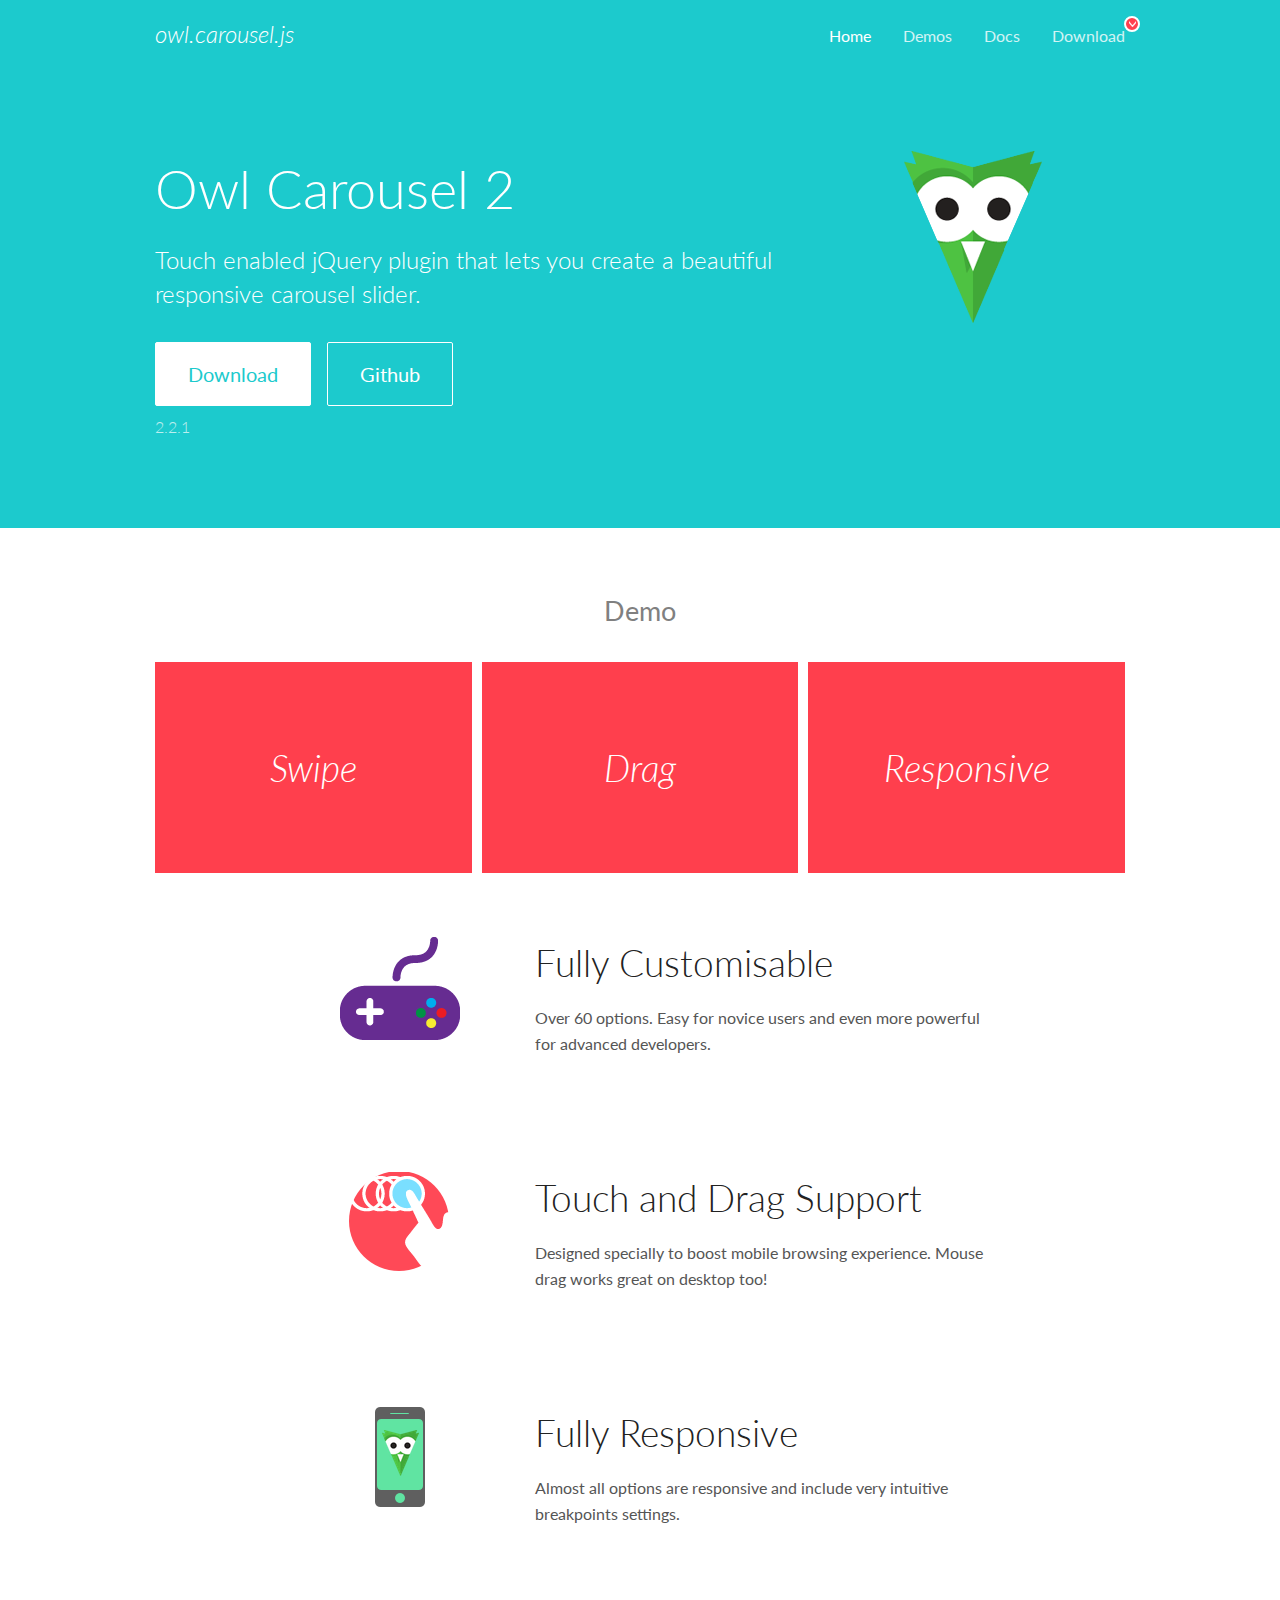
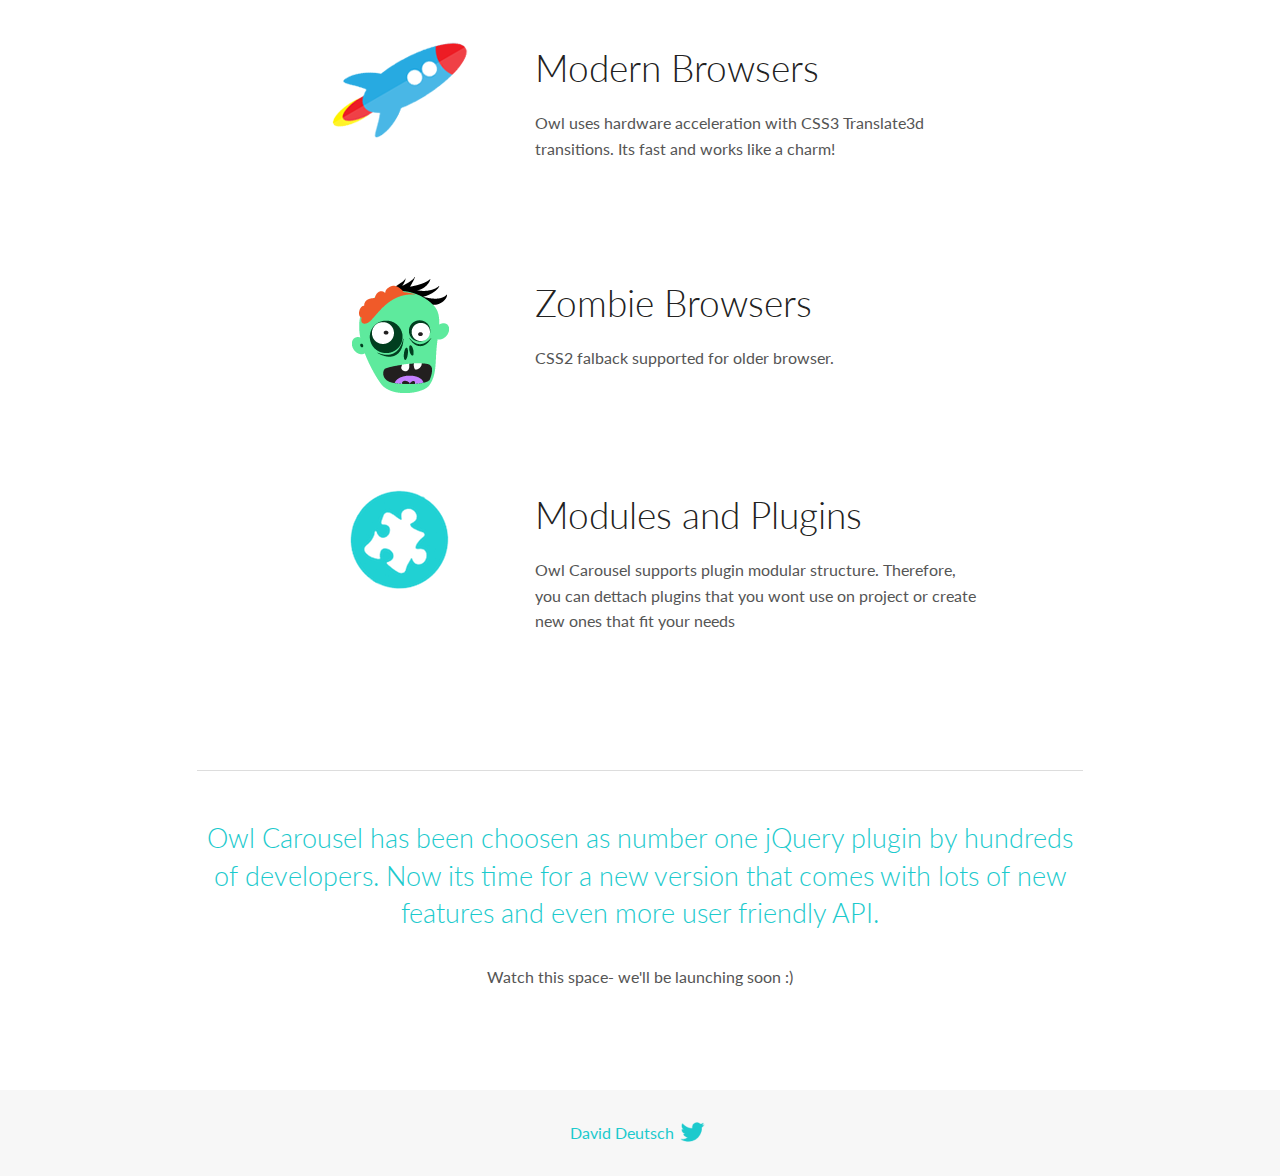
<file: owlcarousel/docs/index.html>
<!DOCTYPE html>
<html lang="en">
  <head>

    <!-- head -->
    <meta charset="utf-8">
    <meta name="msapplication-tap-highlight" content="no" />
    <meta name="viewport" content="width=device-width, initial-scale=1.0" />
    <meta name="description" content="Touch enabled jQuery plugin that lets you create beautiful responsive carousel slider.">
    <meta name="author" content="David Deutsch">
    <title>
      Home | Owl Carousel | 2.2.1
    </title>

    <!-- Stylesheets -->
    <link href='https://fonts.googleapis.com/css?family=Lato:300,400,700,400italic,300italic' rel='stylesheet' type='text/css'>
    <link rel="stylesheet" href="assets/css/docs.theme.min.css">

    <!-- Owl Stylesheets -->
    <link rel="stylesheet" href="assets/owlcarousel/assets/owl.carousel.min.css">
    <link rel="stylesheet" href="assets/owlcarousel/assets/owl.theme.default.min.css">

    <!-- HTML5 shim and Respond.js IE8 support of HTML5 elements and media queries -->

    <!--[if lt IE 9]>
      <script src="https://oss.maxcdn.com/libs/html5shiv/3.7.0/html5shiv.js"></script>
      <script src="https://oss.maxcdn.com/libs/respond.js/1.3.0/respond.min.js"></script>
    <![endif]-->

    <!-- Favicons -->
    <link rel="apple-touch-icon-precomposed" sizes="144x144" href="assets/ico/apple-touch-icon-144-precomposed.png">
    <link rel="shortcut icon" href="assets/ico/favicon.png">
    <link rel="shortcut icon" href="favicon.ico">

    <!-- Yeah i know js should not be in header. Its required for demos.-->

    <!-- javascript -->
    <script src="assets/vendors/jquery.min.js"></script>
    <script src="assets/owlcarousel/owl.carousel.js"></script>
  </head>
  <body>

    <!-- header -->
    <header class="header">
      <div class="row">
        <div class="large-12 columns">
          <div class="brand left">
            <h3>
              <a href="/OwlCarousel2/">owl.carousel.js</a> 
            </h3>
          </div>
          <a id="toggle-nav" class="right">
            <span></span> <span></span> <span></span> 
          </a> 
          <div class="nav-bar">
            <ul class="clearfix">
              <li class="active">
                <a href="/OwlCarousel2/index.html">Home</a> 
              </li>
              <li> <a href="/OwlCarousel2/demos/demos.html">Demos</a>  </li>
              <li> <a href="/OwlCarousel2/docs/started-welcome.html">Docs</a>  </li>
              <li>
                <a href="https://github.com/OwlCarousel2/OwlCarousel2/archive/2.2.1.zip">Download</a> 
                <span class="download"></span> 
              </li>
            </ul>
          </div>
        </div>
      </div>
    </header>

    <!-- home panel -->
    <section id="hero">
      <div class="row">
        <div class="large-8 medium-8 columns">
          <h1>Owl Carousel 2</h1>
          <h4>Touch enabled jQuery plugin that lets you create a beautiful responsive carousel slider.</h4>
          <a href="https://github.com/OwlCarousel2/OwlCarousel2/archive/2.2.1.zip" class="hero-button">Download</a> 
          <a href="https://github.com/OwlCarousel2/OwlCarousel2" class="hero-button outline">Github</a> 
          <p>2.2.1</p>
        </div>
        <div class="large-4 medium-4 columns">
          <img class="owl-logo" src="assets/img/owl-logo.png" alt="mr. Owl">
        </div>
      </div>
    </section>

    <!-- body -->
    <div class="home-demo">
      <div class="row">
        <div class="large-12 columns">
          <h3>Demo</h3>
          <div class="owl-carousel">
            <div class="item">
              <h2>Swipe</h2>
            </div>
            <div class="item">
              <h2>Drag</h2>
            </div>
            <div class="item">
              <h2>Responsive</h2>
            </div>
            <div class="item">
              <h2>CSS3</h2>
            </div>
            <div class="item">
              <h2>Fast</h2>
            </div>
            <div class="item">
              <h2>Easy</h2>
            </div>
            <div class="item">
              <h2>Free</h2>
            </div>
            <div class="item">
              <h2>Upgradable</h2>
            </div>
            <div class="item">
              <h2>Tons of options</h2>
            </div>
            <div class="item">
              <h2>Infinity</h2>
            </div>
            <div class="item">
              <h2>Auto Width</h2>
            </div>
          </div>
        </div>
      </div>
    </div>
    <script>
      var owl = $('.owl-carousel');
      owl.owlCarousel({
        margin: 10,
        loop: true,
        responsive: {
          0: {
            items: 1
          },
          600: {
            items: 2
          },
          1000: {
            items: 3
          }
        }
      })
    </script>

    <!-- features -->
    <div id="features">
      <div class="row">
        <div class="small-12 medium-9 small-centered columns">
          <section class="row feature">
            <div class="medium-4 small-12 columns">
              <img src="assets/img/feature-options.png" alt="">
            </div>
            <div class="medium-8 small-12 columns">
              <h2>Fully Customisable</h2>
              <p>Over 60 options. Easy for novice users and even more powerful for advanced developers.</p>
            </div>
          </section>
          <section class="row feature">
            <div class="medium-4 small-12 columns">
              <img src="assets/img/feature-drag.png" alt="">
            </div>
            <div class="medium-8 small-12 columns">
              <h2>Touch and Drag Support</h2>
              <p>Designed specially to boost mobile browsing experience. Mouse drag works great on desktop too!</p>
            </div>
          </section>
          <section class="row feature">
            <div class="medium-4 small-12 columns">
              <img src="assets/img/feature-responsive.png" alt="">
            </div>
            <div class="medium-8 small-12 columns">
              <h2>Fully Responsive</h2>
              <p>Almost all options are responsive and include very intuitive breakpoints settings.</p>
            </div>
          </section>
          <section class="row feature">
            <div class="medium-4 small-12 columns">
              <img src="assets/img/feature-modern.png" alt="">
            </div>
            <div class="medium-8 small-12 columns">
              <h2>Modern Browsers</h2>
              <p>Owl uses hardware acceleration with CSS3 Translate3d transitions. Its fast and works like a charm! </p>
            </div>
          </section>
          <section class="row feature">
            <div class="medium-4 small-12 columns">
              <img src="assets/img/feature-zombie.png" alt="">
            </div>
            <div class="medium-8 small-12 columns">
              <h2>Zombie Browsers</h2>
              <p>CSS2 falback supported for older browser.</p>
            </div>
          </section>
          <section class="row feature">
            <div class="medium-4 small-12 columns">
              <img src="assets/img/feature-module.png" alt="">
            </div>
            <div class="medium-8 small-12 columns">
              <h2>Modules and Plugins</h2>
              <p>Owl Carousel supports plugin modular structure. Therefore, you can dettach plugins that you wont use on project or create new ones that fit your needs</p>
            </div>
          </section>
        </div>
      </div>
    </div>

    <!-- footer -->
    <section id="teaser-text">
      <div class="row">
        <div class="small-12 medium-11 small-centered columns">
          <hr>
          <h3 id="owl-carousel-has-been-choosen-as-number-one-jquery-plugin-by-hundreds-of-developers-now-its-time-for-a-new-version-that-comes-with-lots-of-new-features-and-even-more-user-friendly-api-">Owl Carousel has been choosen as number one jQuery plugin by hundreds of developers. Now its time for a new version that comes with lots of new features and even more user friendly API.</h3>
          <p>Watch this space- we&#39;ll be launching soon :)</p>
        </div>
      </div>
    </section>

    <!-- footer -->
    <footer class="footer">
      <div class="row">
        <div class="large-12 columns">
          <h5>
            <a href="/OwlCarousel2/docs/support-contact.html">David Deutsch</a> 
            <a id="custom-tweet-button" href="https://twitter.com/share?url=https://github.com/OwlCarousel2/OwlCarousel2&text=Owl Carousel - This is so awesome! " target="_blank"></a> 
          </h5>
        </div>
      </div>
    </footer>

    <!-- vendors -->
    <script src="assets/vendors/highlight.js"></script>
    <script src="assets/js/app.js"></script>
  </body>
</html>
</file>
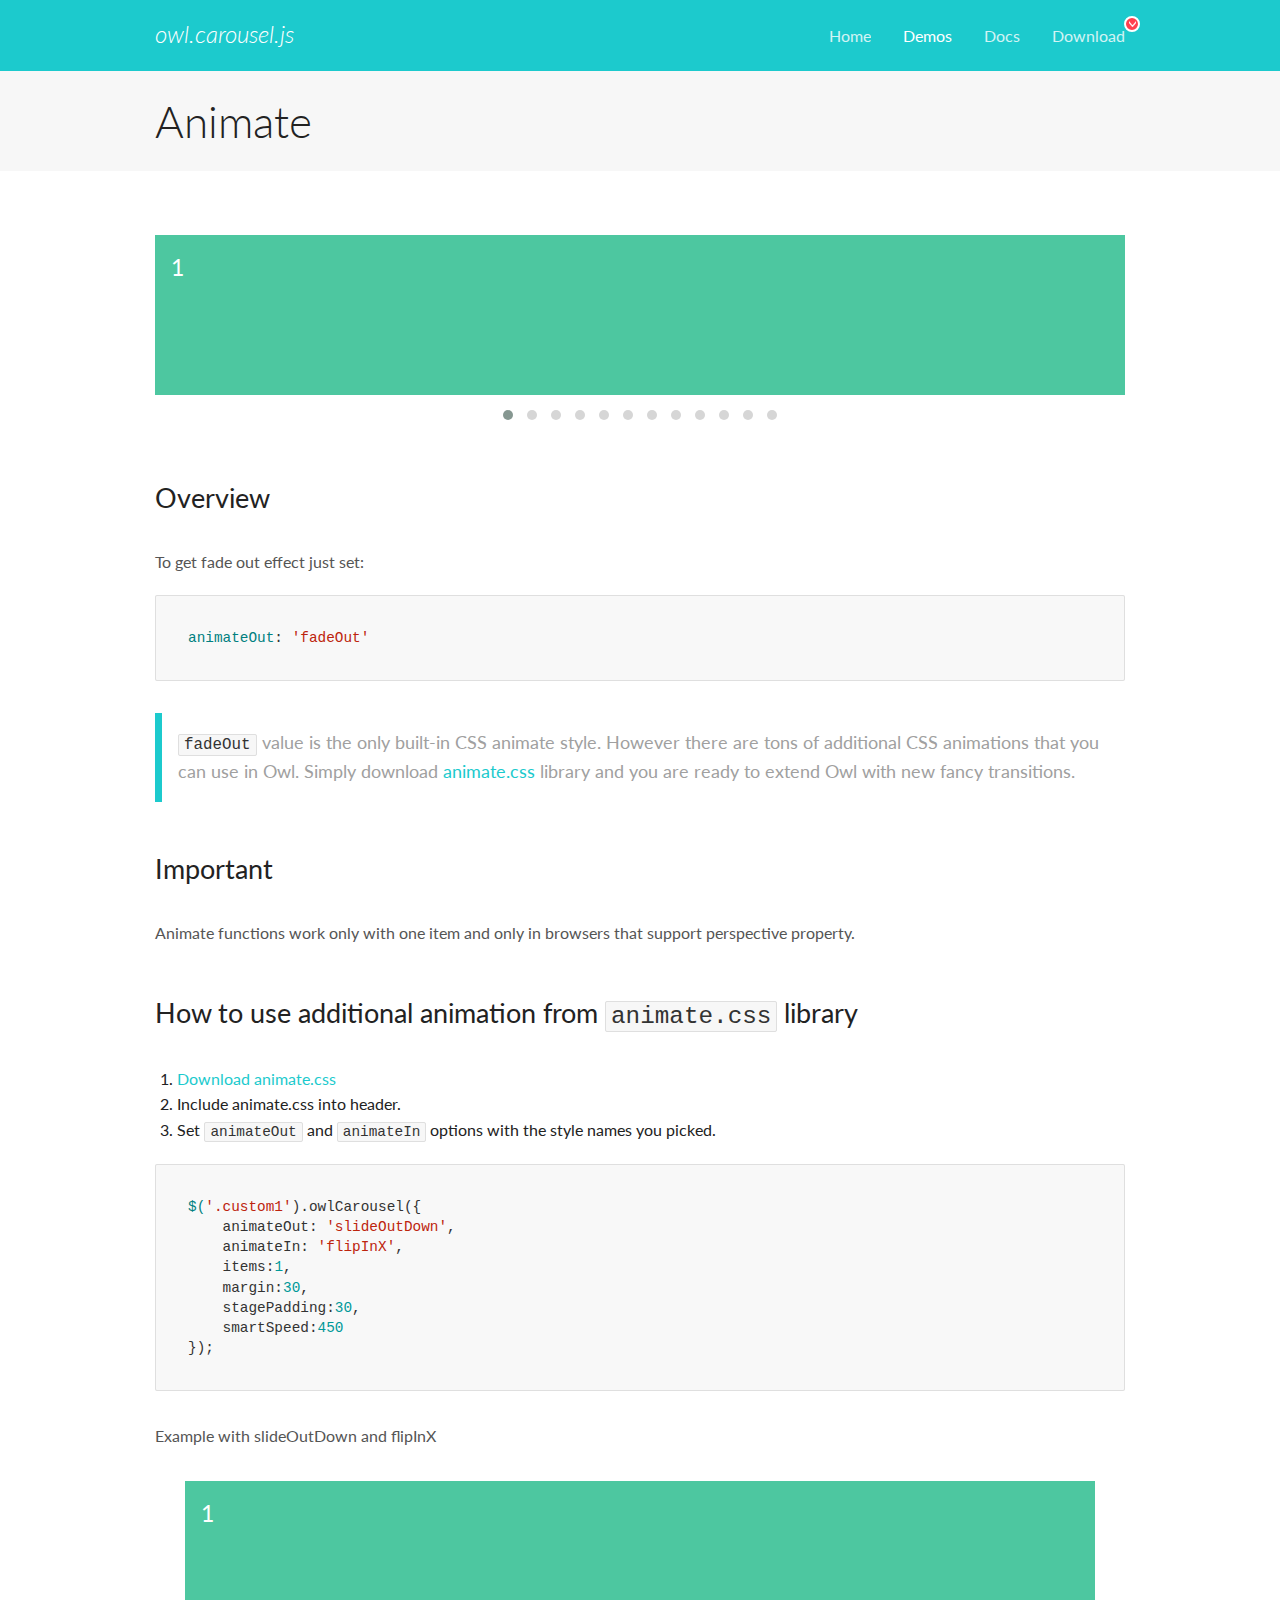
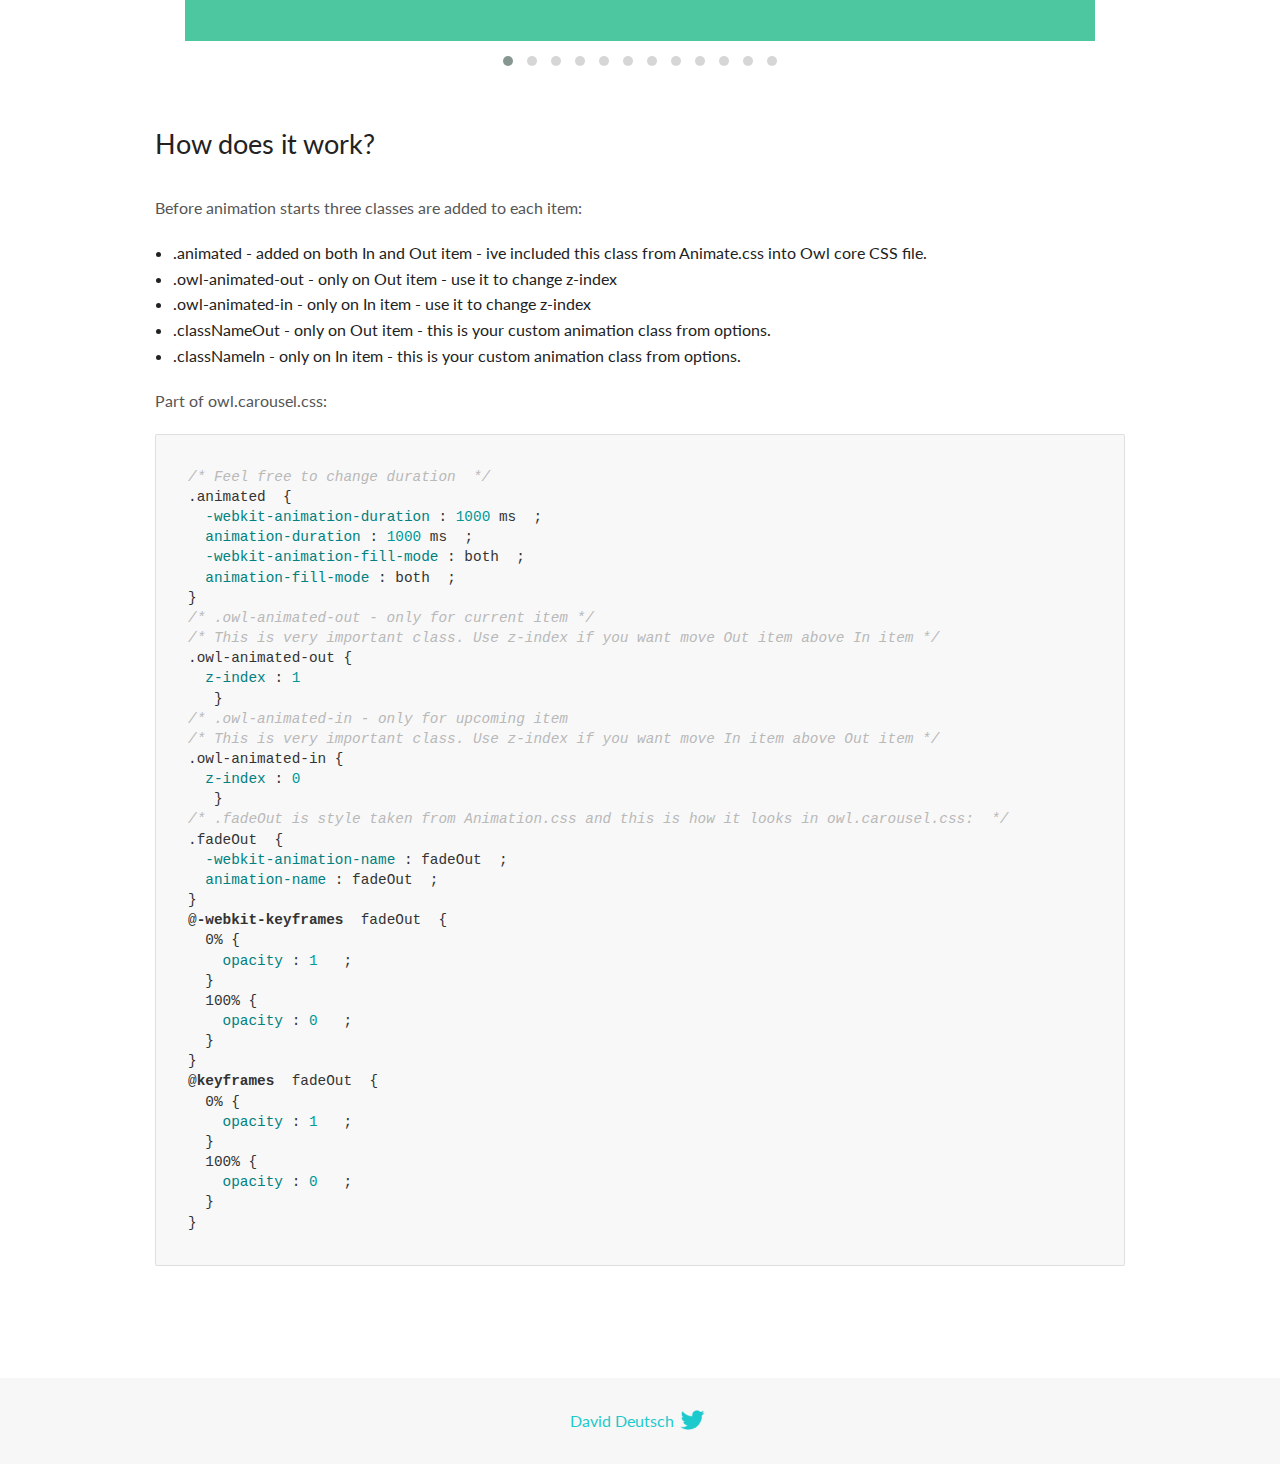
<file: owlcarousel/docs/demos/animate.html>
<!DOCTYPE html>
<html lang="en">
  <head>

    <!-- head -->
    <meta charset="utf-8">
    <meta name="msapplication-tap-highlight" content="no" />
    <meta name="viewport" content="width=device-width, initial-scale=1.0" />
    <meta name="description" content="Animate carousel">
    <meta name="author" content="David Deutsch">
    <title>
      Animate Demo | Owl Carousel | 2.2.1
    </title>

    <!-- Stylesheets -->
    <link href='https://fonts.googleapis.com/css?family=Lato:300,400,700,400italic,300italic' rel='stylesheet' type='text/css'>
    <link rel="stylesheet" href="../assets/css/docs.theme.min.css">

    <!-- Owl Stylesheets -->
    <link rel="stylesheet" href="../assets/owlcarousel/assets/owl.carousel.min.css">
    <link rel="stylesheet" href="../assets/owlcarousel/assets/owl.theme.default.min.css">

    <!-- HTML5 shim and Respond.js IE8 support of HTML5 elements and media queries -->

    <!--[if lt IE 9]>
      <script src="https://oss.maxcdn.com/libs/html5shiv/3.7.0/html5shiv.js"></script>
      <script src="https://oss.maxcdn.com/libs/respond.js/1.3.0/respond.min.js"></script>
    <![endif]-->

    <!-- Favicons -->
    <link rel="apple-touch-icon-precomposed" sizes="144x144" href="../assets/ico/apple-touch-icon-144-precomposed.png">
    <link rel="shortcut icon" href="../assets/ico/favicon.png">
    <link rel="shortcut icon" href="favicon.ico">

    <!-- Yeah i know js should not be in header. Its required for demos.-->

    <!-- javascript -->
    <script src="../assets/vendors/jquery.min.js"></script>
    <script src="../assets/owlcarousel/owl.carousel.js"></script>
  </head>
  <body>

    <!-- header -->
    <header class="header">
      <div class="row">
        <div class="large-12 columns">
          <div class="brand left">
            <h3>
              <a href="/OwlCarousel2/">owl.carousel.js</a> 
            </h3>
          </div>
          <a id="toggle-nav" class="right">
            <span></span> <span></span> <span></span> 
          </a> 
          <div class="nav-bar">
            <ul class="clearfix">
              <li> <a href="/OwlCarousel2/index.html">Home</a>  </li>
              <li class="active">
                <a href="/OwlCarousel2/demos/demos.html">Demos</a> 
              </li>
              <li> <a href="/OwlCarousel2/docs/started-welcome.html">Docs</a>  </li>
              <li>
                <a href="https://github.com/OwlCarousel2/OwlCarousel2/archive/2.2.1.zip">Download</a> 
                <span class="download"></span> 
              </li>
            </ul>
          </div>
        </div>
      </div>
    </header>

    <!-- title -->
    <section class="title">
      <div class="row">
        <div class="large-12 columns">
          <h1>Animate</h1>
        </div>
      </div>
    </section>

    <!--  Demos -->
    <section id="demos">
      <div class="row">
        <div class="large-12 columns">
          <div class="fadeOut owl-carousel owl-theme">
            <div class="item">
              <h4>1</h4>
            </div>
            <div class="item">
              <h4>2</h4>
            </div>
            <div class="item">
              <h4>3</h4>
            </div>
            <div class="item">
              <h4>4</h4>
            </div>
            <div class="item">
              <h4>5</h4>
            </div>
            <div class="item">
              <h4>6</h4>
            </div>
            <div class="item">
              <h4>7</h4>
            </div>
            <div class="item">
              <h4>8</h4>
            </div>
            <div class="item">
              <h4>9</h4>
            </div>
            <div class="item">
              <h4>10</h4>
            </div>
            <div class="item">
              <h4>11</h4>
            </div>
            <div class="item">
              <h4>12</h4>
            </div>
          </div>
          <h3 id="overview">Overview</h3>
          <p>To get fade out effect just set:</p>
          <pre><code>animateOut: &#39;fadeOut&#39;</code></pre>
          <blockquote>
            <p><code>fadeOut</code> value is the only built-in CSS animate style. However there are tons of additional CSS animations that you can use in Owl. Simply download
              <a href="https://daneden.github.io/animate.css/">animate.css</a>  library and you are ready to extend Owl with new fancy transitions.</p>
          </blockquote>
          <h3 id="important">Important</h3>
          <p>Animate functions work only with one item and only in browsers that support perspective property.</p>
          <h3 id="how-to-use-additional-animation-from-animate-css-library">How to use additional animation from <code>animate.css</code> library</h3>
          <ol>
            <li> <a href="https://daneden.github.io/animate.css/">Download animate.css</a>  </li>
            <li>Include animate.css into header.</li>
            <li>Set <code>animateOut</code> and <code>animateIn</code> options with the style names you picked.</li>
          </ol>
          <pre><code>$(&#39;.custom1&#39;).owlCarousel({
    animateOut: &#39;slideOutDown&#39;,
    animateIn: &#39;flipInX&#39;,
    items:1,
    margin:30,
    stagePadding:30,
    smartSpeed:450
});</code></pre>
          <p>Example with slideOutDown and flipInX</p>
          <div class="custom1 owl-carousel owl-theme">
            <div class="item">
              <h4>1</h4>
            </div>
            <div class="item">
              <h4>2</h4>
            </div>
            <div class="item">
              <h4>3</h4>
            </div>
            <div class="item">
              <h4>4</h4>
            </div>
            <div class="item">
              <h4>5</h4>
            </div>
            <div class="item">
              <h4>6</h4>
            </div>
            <div class="item">
              <h4>7</h4>
            </div>
            <div class="item">
              <h4>8</h4>
            </div>
            <div class="item">
              <h4>9</h4>
            </div>
            <div class="item">
              <h4>10</h4>
            </div>
            <div class="item">
              <h4>11</h4>
            </div>
            <div class="item">
              <h4>12</h4>
            </div>
          </div>
          <h3 id="how-does-it-work-">How does it work?</h3>
          <p>Before animation starts three classes are added to each item:</p>
          <ul>
            <li>.animated - added on both In and Out item - ive included this class from Animate.css into Owl core CSS file.</li>
            <li>.owl-animated-out - only on Out item - use it to change z-index</li>
            <li>.owl-animated-in - only on In item - use it to change z-index</li>
            <li>.classNameOut - only on Out item - this is your custom animation class from options.</li>
            <li>.classNameIn - only on In item - this is your custom animation class from options.</li>
          </ul>
          <p>Part of owl.carousel.css:</p>
          <pre><code class="language-css"><span class="comment">/* Feel free to change duration  */</span> 
<span class="class">.animated</span>  <span class="rules">{
  <span class="rule"><span class="attribute">-webkit-animation-duration</span> :<span class="value"> <span class="number">1000</span> ms</span> </span> ;
  <span class="rule"><span class="attribute">animation-duration</span> :<span class="value"> <span class="number">1000</span> ms</span> </span> ;
  <span class="rule"><span class="attribute">-webkit-animation-fill-mode</span> :<span class="value"> both</span> </span> ;
  <span class="rule"><span class="attribute">animation-fill-mode</span> :<span class="value"> both</span> </span> ;
<span class="rule">}</span> </span> 
<span class="comment">/* .owl-animated-out - only for current item */</span> 
<span class="comment">/* This is very important class. Use z-index if you want move Out item above In item */</span> 
<span class="class">.owl-animated-out</span> <span class="rules">{
  <span class="rule"><span class="attribute">z-index</span> :<span class="value"> <span class="number">1</span> 
</span> </span> </span> }
<span class="comment">/* .owl-animated-in - only for upcoming item
/* This is very important class. Use z-index if you want move In item above Out item */</span> 
<span class="class">.owl-animated-in</span> <span class="rules">{
  <span class="rule"><span class="attribute">z-index</span> :<span class="value"> <span class="number">0</span> 
</span> </span> </span> }
<span class="comment">/* .fadeOut is style taken from Animation.css and this is how it looks in owl.carousel.css:  */</span> 
<span class="class">.fadeOut</span>  <span class="rules">{
  <span class="rule"><span class="attribute">-webkit-animation-name</span> :<span class="value"> fadeOut</span> </span> ;
  <span class="rule"><span class="attribute">animation-name</span> :<span class="value"> fadeOut</span> </span> ;
<span class="rule">}</span> </span> 
<span class="at_rule">@<span class="keyword">-webkit-keyframes</span>  fadeOut </span> {
  0% <span class="rules">{
    <span class="rule"><span class="attribute">opacity</span> :<span class="value"> <span class="number">1</span> </span> </span> ;
  <span class="rule">}</span> </span> 
  100% <span class="rules">{
    <span class="rule"><span class="attribute">opacity</span> :<span class="value"> <span class="number">0</span> </span> </span> ;
  <span class="rule">}</span> </span> 
}
<span class="at_rule">@<span class="keyword">keyframes</span>  fadeOut </span> {
  0% <span class="rules">{
    <span class="rule"><span class="attribute">opacity</span> :<span class="value"> <span class="number">1</span> </span> </span> ;
  <span class="rule">}</span> </span> 
  100% <span class="rules">{
    <span class="rule"><span class="attribute">opacity</span> :<span class="value"> <span class="number">0</span> </span> </span> ;
  <span class="rule">}</span> </span> 
}</code></pre>
          <link rel="stylesheet" href="../assets/css/animate.css">
          <script>
            jQuery(document).ready(function($) {
              $('.fadeOut').owlCarousel({
                items: 1,
                animateOut: 'fadeOut',
                loop: true,
                margin: 10,
              });
              $('.custom1').owlCarousel({
                animateOut: 'slideOutDown',
                animateIn: 'flipInX',
                items: 1,
                margin: 30,
                stagePadding: 30,
                smartSpeed: 450
              });
            });
          </script>
        </div>
      </div>
    </section>

    <!-- footer -->
    <footer class="footer">
      <div class="row">
        <div class="large-12 columns">
          <h5>
            <a href="/OwlCarousel2/docs/support-contact.html">David Deutsch</a> 
            <a id="custom-tweet-button" href="https://twitter.com/share?url=https://github.com/OwlCarousel2/OwlCarousel2&text=Owl Carousel - This is so awesome! " target="_blank"></a> 
          </h5>
        </div>
      </div>
    </footer>

    <!-- vendors -->
    <script src="../assets/vendors/highlight.js"></script>
    <script src="../assets/js/app.js"></script>
  </body>
</html>
</file>
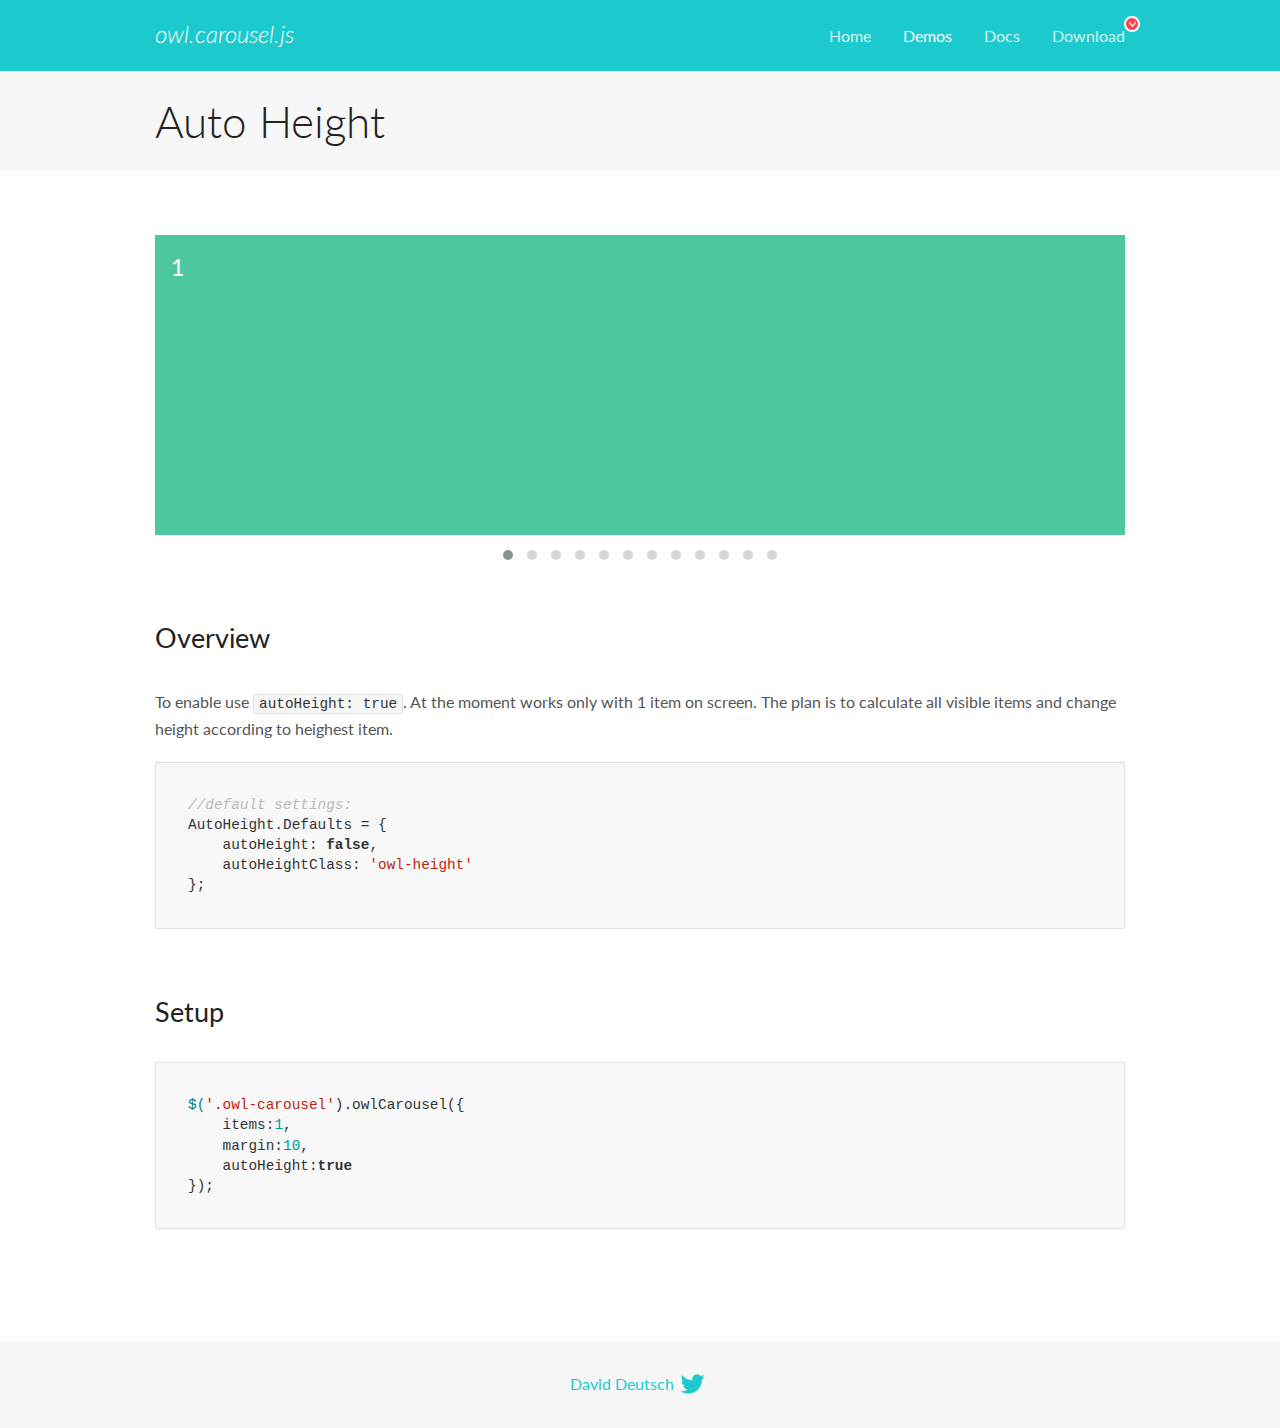
<file: owlcarousel/docs/demos/autoheight.html>
<!DOCTYPE html>
<html lang="en">
  <head>

    <!-- head -->
    <meta charset="utf-8">
    <meta name="msapplication-tap-highlight" content="no" />
    <meta name="viewport" content="width=device-width, initial-scale=1.0" />
    <meta name="description" content="autoHeight usage demo">
    <meta name="author" content="David Deutsch">
    <title>
      Auto Height Demo | Owl Carousel | 2.2.1
    </title>

    <!-- Stylesheets -->
    <link href='https://fonts.googleapis.com/css?family=Lato:300,400,700,400italic,300italic' rel='stylesheet' type='text/css'>
    <link rel="stylesheet" href="../assets/css/docs.theme.min.css">

    <!-- Owl Stylesheets -->
    <link rel="stylesheet" href="../assets/owlcarousel/assets/owl.carousel.min.css">
    <link rel="stylesheet" href="../assets/owlcarousel/assets/owl.theme.default.min.css">

    <!-- HTML5 shim and Respond.js IE8 support of HTML5 elements and media queries -->

    <!--[if lt IE 9]>
      <script src="https://oss.maxcdn.com/libs/html5shiv/3.7.0/html5shiv.js"></script>
      <script src="https://oss.maxcdn.com/libs/respond.js/1.3.0/respond.min.js"></script>
    <![endif]-->

    <!-- Favicons -->
    <link rel="apple-touch-icon-precomposed" sizes="144x144" href="../assets/ico/apple-touch-icon-144-precomposed.png">
    <link rel="shortcut icon" href="../assets/ico/favicon.png">
    <link rel="shortcut icon" href="favicon.ico">

    <!-- Yeah i know js should not be in header. Its required for demos.-->

    <!-- javascript -->
    <script src="../assets/vendors/jquery.min.js"></script>
    <script src="../assets/owlcarousel/owl.carousel.js"></script>
  </head>
  <body>

    <!-- header -->
    <header class="header">
      <div class="row">
        <div class="large-12 columns">
          <div class="brand left">
            <h3>
              <a href="/OwlCarousel2/">owl.carousel.js</a> 
            </h3>
          </div>
          <a id="toggle-nav" class="right">
            <span></span> <span></span> <span></span> 
          </a> 
          <div class="nav-bar">
            <ul class="clearfix">
              <li> <a href="/OwlCarousel2/index.html">Home</a>  </li>
              <li class="active">
                <a href="/OwlCarousel2/demos/demos.html">Demos</a> 
              </li>
              <li> <a href="/OwlCarousel2/docs/started-welcome.html">Docs</a>  </li>
              <li>
                <a href="https://github.com/OwlCarousel2/OwlCarousel2/archive/2.2.1.zip">Download</a> 
                <span class="download"></span> 
              </li>
            </ul>
          </div>
        </div>
      </div>
    </header>

    <!-- title -->
    <section class="title">
      <div class="row">
        <div class="large-12 columns">
          <h1>Auto Height</h1>
        </div>
      </div>
    </section>

    <!--  Demos -->
    <section id="demos">
      <div class="row">
        <div class="large-12 columns">
          <div class="owl-carousel owl-theme">
            <div class="item" style="height:300px">
              <h4>1</h4>
            </div>
            <div class="item" style="height:100px">
              <h4>2</h4>
            </div>
            <div class="item" style="height:500px">
              <h4>3</h4>
            </div>
            <div class="item" style="height:250px">
              <h4>4</h4>
            </div>
            <div class="item" style="height:400px">
              <h4>5</h4>
            </div>
            <div class="item" style="height:500px">
              <h4>6</h4>
            </div>
            <div class="item" style="height:600px">
              <h4>7</h4>
            </div>
            <div class="item" style="height:400px">
              <h4>8</h4>
            </div>
            <div class="item" style="height:300px">
              <h4>9</h4>
            </div>
            <div class="item" style="height:350px">
              <h4>10</h4>
            </div>
            <div class="item" style="height:200px">
              <h4>11</h4>
            </div>
            <div class="item" style="height:150px">
              <h4>12</h4>
            </div>
          </div>
          <h3 id="overview">Overview</h3>
          <p>To enable use <code>autoHeight: true</code>. At the moment works only with 1 item on screen. The plan is to calculate all visible items and change height according to heighest item.</p>
          <pre><code>//default settings:
AutoHeight.Defaults = {
    autoHeight: false,
    autoHeightClass: &#39;owl-height&#39;
};</code></pre>
          <h3 id="setup">Setup</h3>
          <pre><code>$(&#39;.owl-carousel&#39;).owlCarousel({
    items:1,
    margin:10,
    autoHeight:true
});</code></pre>
          <script>
            $(document).ready(function() {
              $('.owl-carousel').owlCarousel({
                items: 1,
                margin: 10,
                autoHeight: true
              });
            })
          </script>
        </div>
      </div>
    </section>

    <!-- footer -->
    <footer class="footer">
      <div class="row">
        <div class="large-12 columns">
          <h5>
            <a href="/OwlCarousel2/docs/support-contact.html">David Deutsch</a> 
            <a id="custom-tweet-button" href="https://twitter.com/share?url=https://github.com/OwlCarousel2/OwlCarousel2&text=Owl Carousel - This is so awesome! " target="_blank"></a> 
          </h5>
        </div>
      </div>
    </footer>

    <!-- vendors -->
    <script src="../assets/vendors/highlight.js"></script>
    <script src="../assets/js/app.js"></script>
  </body>
</html>
</file>
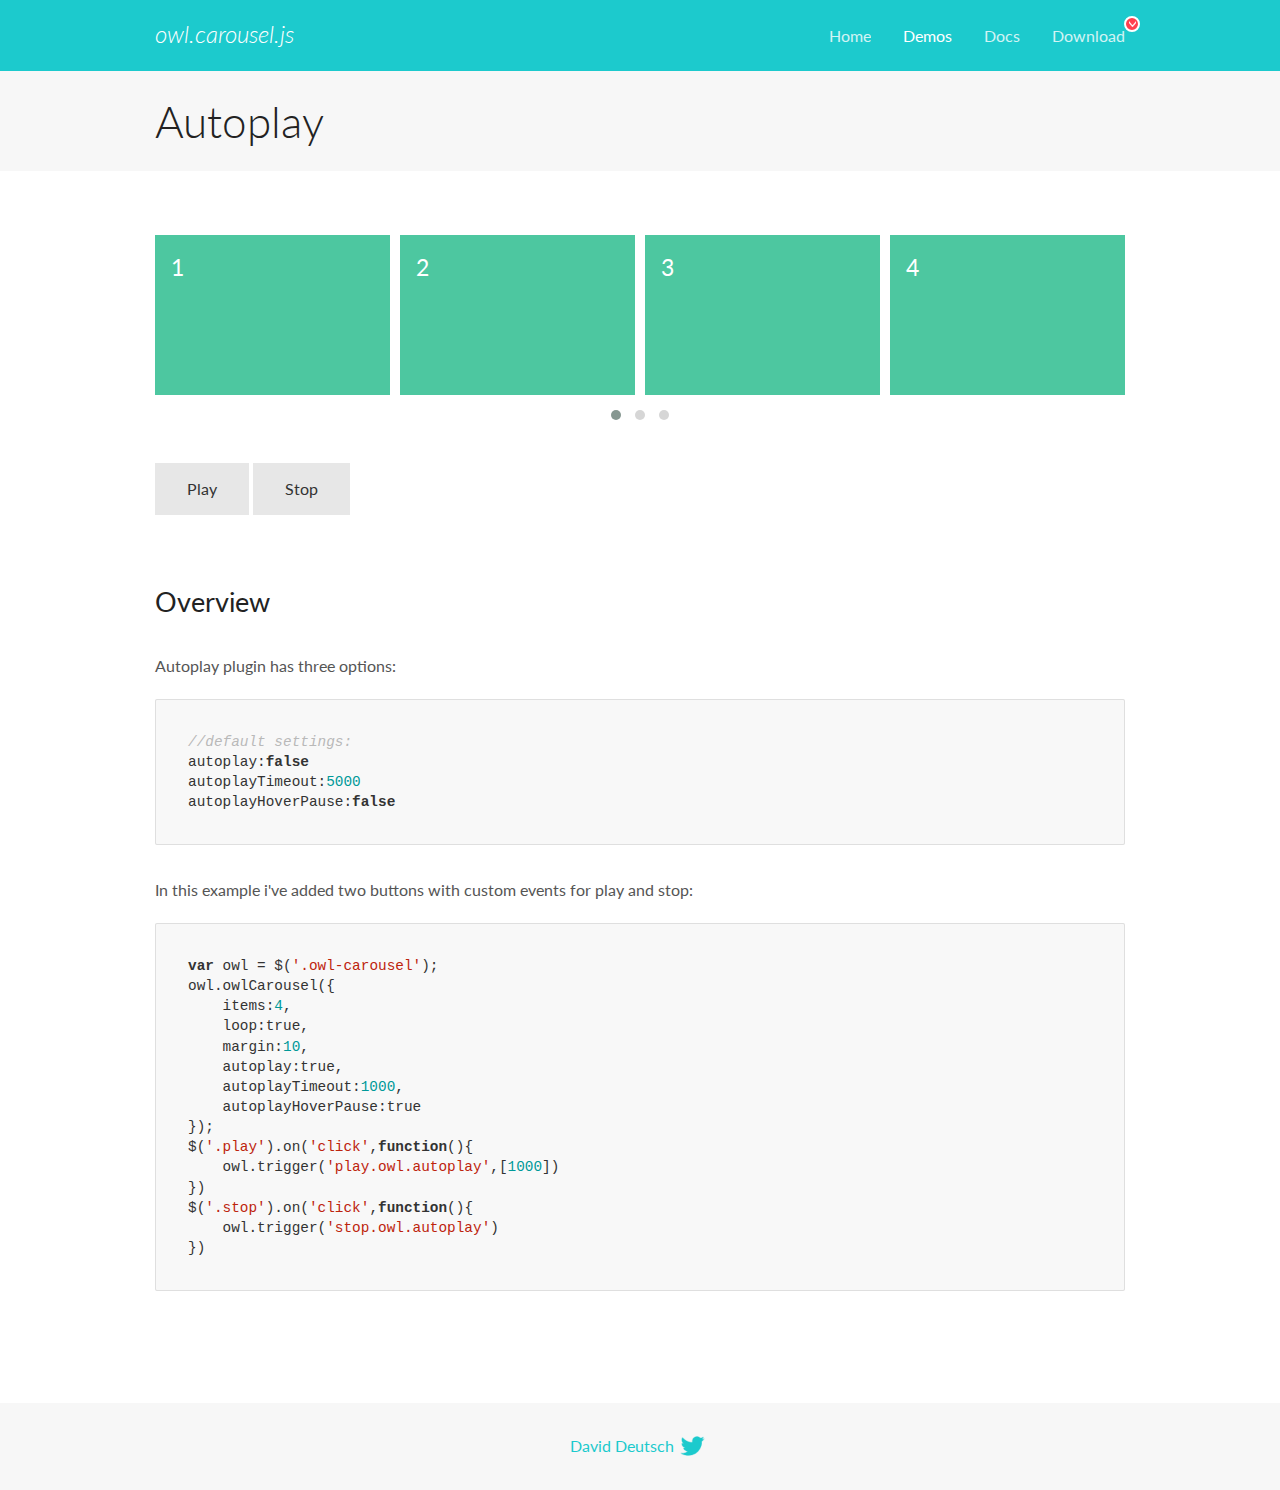
<file: owlcarousel/docs/demos/autoplay.html>
<!DOCTYPE html>
<html lang="en">
  <head>

    <!-- head -->
    <meta charset="utf-8">
    <meta name="msapplication-tap-highlight" content="no" />
    <meta name="viewport" content="width=device-width, initial-scale=1.0" />
    <meta name="description" content="Autoplay usage demo">
    <meta name="author" content="David Deutsch">
    <title>
      Autoplay Demo | Owl Carousel | 2.2.1
    </title>

    <!-- Stylesheets -->
    <link href='https://fonts.googleapis.com/css?family=Lato:300,400,700,400italic,300italic' rel='stylesheet' type='text/css'>
    <link rel="stylesheet" href="../assets/css/docs.theme.min.css">

    <!-- Owl Stylesheets -->
    <link rel="stylesheet" href="../assets/owlcarousel/assets/owl.carousel.min.css">
    <link rel="stylesheet" href="../assets/owlcarousel/assets/owl.theme.default.min.css">

    <!-- HTML5 shim and Respond.js IE8 support of HTML5 elements and media queries -->

    <!--[if lt IE 9]>
      <script src="https://oss.maxcdn.com/libs/html5shiv/3.7.0/html5shiv.js"></script>
      <script src="https://oss.maxcdn.com/libs/respond.js/1.3.0/respond.min.js"></script>
    <![endif]-->

    <!-- Favicons -->
    <link rel="apple-touch-icon-precomposed" sizes="144x144" href="../assets/ico/apple-touch-icon-144-precomposed.png">
    <link rel="shortcut icon" href="../assets/ico/favicon.png">
    <link rel="shortcut icon" href="favicon.ico">

    <!-- Yeah i know js should not be in header. Its required for demos.-->

    <!-- javascript -->
    <script src="../assets/vendors/jquery.min.js"></script>
    <script src="../assets/owlcarousel/owl.carousel.js"></script>
  </head>
  <body>

    <!-- header -->
    <header class="header">
      <div class="row">
        <div class="large-12 columns">
          <div class="brand left">
            <h3>
              <a href="/OwlCarousel2/">owl.carousel.js</a> 
            </h3>
          </div>
          <a id="toggle-nav" class="right">
            <span></span> <span></span> <span></span> 
          </a> 
          <div class="nav-bar">
            <ul class="clearfix">
              <li> <a href="/OwlCarousel2/index.html">Home</a>  </li>
              <li class="active">
                <a href="/OwlCarousel2/demos/demos.html">Demos</a> 
              </li>
              <li> <a href="/OwlCarousel2/docs/started-welcome.html">Docs</a>  </li>
              <li>
                <a href="https://github.com/OwlCarousel2/OwlCarousel2/archive/2.2.1.zip">Download</a> 
                <span class="download"></span> 
              </li>
            </ul>
          </div>
        </div>
      </div>
    </header>

    <!-- title -->
    <section class="title">
      <div class="row">
        <div class="large-12 columns">
          <h1>Autoplay</h1>
        </div>
      </div>
    </section>

    <!--  Demos -->
    <section id="demos">
      <div class="row">
        <div class="large-12 columns">
          <div class="owl-carousel owl-theme">
            <div class="item">
              <h4>1</h4>
            </div>
            <div class="item">
              <h4>2</h4>
            </div>
            <div class="item">
              <h4>3</h4>
            </div>
            <div class="item">
              <h4>4</h4>
            </div>
            <div class="item">
              <h4>5</h4>
            </div>
            <div class="item">
              <h4>6</h4>
            </div>
            <div class="item">
              <h4>7</h4>
            </div>
            <div class="item">
              <h4>8</h4>
            </div>
            <div class="item">
              <h4>9</h4>
            </div>
            <div class="item">
              <h4>10</h4>
            </div>
            <div class="item">
              <h4>11</h4>
            </div>
            <div class="item">
              <h4>12</h4>
            </div>
          </div>
          <a class="button secondary play">Play</a> 
          <a class="button secondary stop">Stop</a> 
          <h3 id="overview">Overview</h3>
          <p>Autoplay plugin has three options:</p>
          <pre><code>//default settings:
autoplay:false
autoplayTimeout:5000
autoplayHoverPause:false</code></pre>
          <p>In this example i&#39;ve added two buttons with custom events for play and stop:</p>
          <pre><code>var owl = $(&#39;.owl-carousel&#39;);
owl.owlCarousel({
    items:4,
    loop:true,
    margin:10,
    autoplay:true,
    autoplayTimeout:1000,
    autoplayHoverPause:true
});
$(&#39;.play&#39;).on(&#39;click&#39;,function(){
    owl.trigger(&#39;play.owl.autoplay&#39;,[1000])
})
$(&#39;.stop&#39;).on(&#39;click&#39;,function(){
    owl.trigger(&#39;stop.owl.autoplay&#39;)
})</code></pre>
          <script>
            $(document).ready(function() {
              var owl = $('.owl-carousel');
              owl.owlCarousel({
                items: 4,
                loop: true,
                margin: 10,
                autoplay: true,
                autoplayTimeout: 1000,
                autoplayHoverPause: true
              });
              $('.play').on('click', function() {
                owl.trigger('play.owl.autoplay', [1000])
              })
              $('.stop').on('click', function() {
                owl.trigger('stop.owl.autoplay')
              })
            })
          </script>
        </div>
      </div>
    </section>

    <!-- footer -->
    <footer class="footer">
      <div class="row">
        <div class="large-12 columns">
          <h5>
            <a href="/OwlCarousel2/docs/support-contact.html">David Deutsch</a> 
            <a id="custom-tweet-button" href="https://twitter.com/share?url=https://github.com/OwlCarousel2/OwlCarousel2&text=Owl Carousel - This is so awesome! " target="_blank"></a> 
          </h5>
        </div>
      </div>
    </footer>

    <!-- vendors -->
    <script src="../assets/vendors/highlight.js"></script>
    <script src="../assets/js/app.js"></script>
  </body>
</html>
</file>
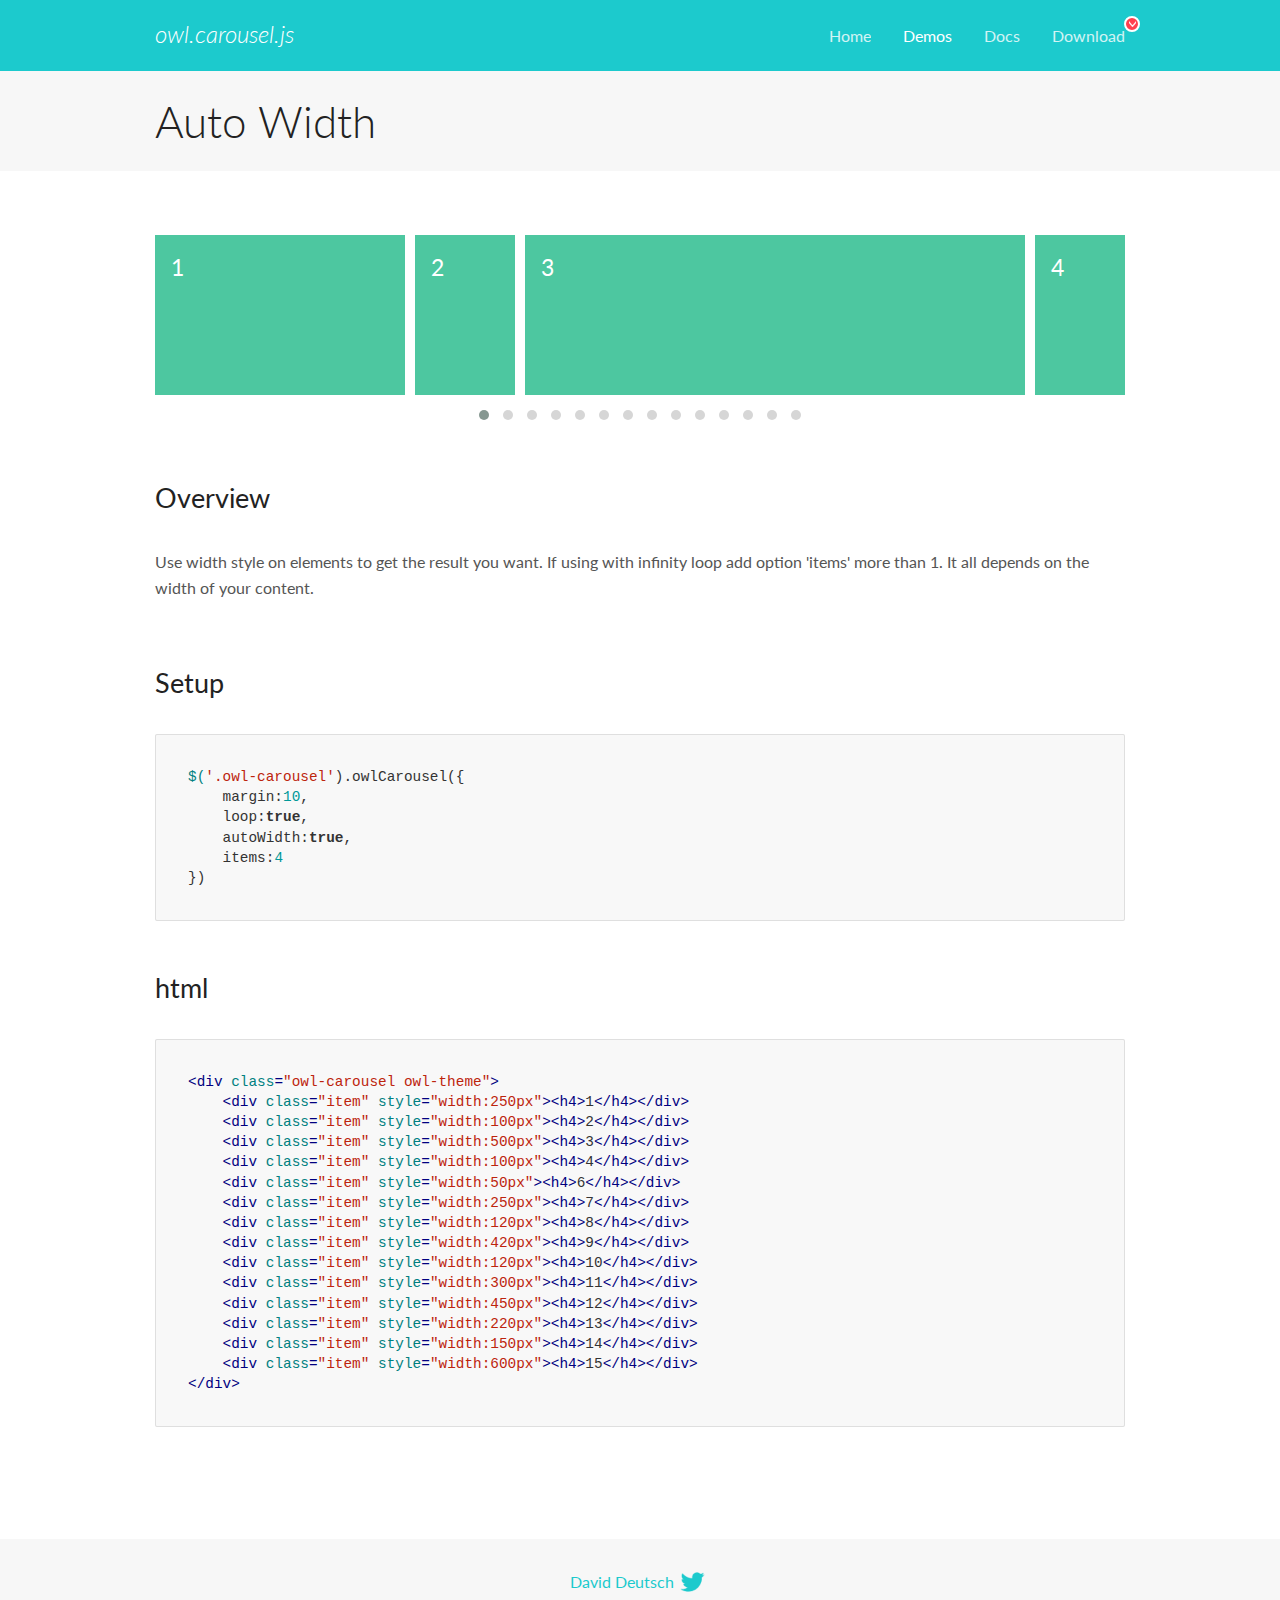
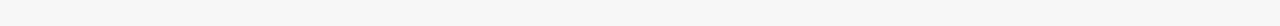
<file: owlcarousel/docs/demos/autowidth.html>
<!DOCTYPE html>
<html lang="en">
  <head>

    <!-- head -->
    <meta charset="utf-8">
    <meta name="msapplication-tap-highlight" content="no" />
    <meta name="viewport" content="width=device-width, initial-scale=1.0" />
    <meta name="description" content="Auto Width">
    <meta name="author" content="David Deutsch">
    <title>
      Auto Width Demo | Owl Carousel | 2.2.1
    </title>

    <!-- Stylesheets -->
    <link href='https://fonts.googleapis.com/css?family=Lato:300,400,700,400italic,300italic' rel='stylesheet' type='text/css'>
    <link rel="stylesheet" href="../assets/css/docs.theme.min.css">

    <!-- Owl Stylesheets -->
    <link rel="stylesheet" href="../assets/owlcarousel/assets/owl.carousel.min.css">
    <link rel="stylesheet" href="../assets/owlcarousel/assets/owl.theme.default.min.css">

    <!-- HTML5 shim and Respond.js IE8 support of HTML5 elements and media queries -->

    <!--[if lt IE 9]>
      <script src="https://oss.maxcdn.com/libs/html5shiv/3.7.0/html5shiv.js"></script>
      <script src="https://oss.maxcdn.com/libs/respond.js/1.3.0/respond.min.js"></script>
    <![endif]-->

    <!-- Favicons -->
    <link rel="apple-touch-icon-precomposed" sizes="144x144" href="../assets/ico/apple-touch-icon-144-precomposed.png">
    <link rel="shortcut icon" href="../assets/ico/favicon.png">
    <link rel="shortcut icon" href="favicon.ico">

    <!-- Yeah i know js should not be in header. Its required for demos.-->

    <!-- javascript -->
    <script src="../assets/vendors/jquery.min.js"></script>
    <script src="../assets/owlcarousel/owl.carousel.js"></script>
  </head>
  <body>

    <!-- header -->
    <header class="header">
      <div class="row">
        <div class="large-12 columns">
          <div class="brand left">
            <h3>
              <a href="/OwlCarousel2/">owl.carousel.js</a> 
            </h3>
          </div>
          <a id="toggle-nav" class="right">
            <span></span> <span></span> <span></span> 
          </a> 
          <div class="nav-bar">
            <ul class="clearfix">
              <li> <a href="/OwlCarousel2/index.html">Home</a>  </li>
              <li class="active">
                <a href="/OwlCarousel2/demos/demos.html">Demos</a> 
              </li>
              <li> <a href="/OwlCarousel2/docs/started-welcome.html">Docs</a>  </li>
              <li>
                <a href="https://github.com/OwlCarousel2/OwlCarousel2/archive/2.2.1.zip">Download</a> 
                <span class="download"></span> 
              </li>
            </ul>
          </div>
        </div>
      </div>
    </header>

    <!-- title -->
    <section class="title">
      <div class="row">
        <div class="large-12 columns">
          <h1>Auto Width</h1>
        </div>
      </div>
    </section>

    <!--  Demos -->
    <section id="demos">
      <div class="row">
        <div class="large-12 columns">
          <div class="owl-carousel owl-theme">
            <div class="item" style="width:250px">
              <h4>1</h4>
            </div>
            <div class="item" style="width:100px">
              <h4>2</h4>
            </div>
            <div class="item" style="width:500px">
              <h4>3</h4>
            </div>
            <div class="item" style="width:100px">
              <h4>4</h4>
            </div>
            <div class="item" style="width:50px">
              <h4>6</h4>
            </div>
            <div class="item" style="width:250px">
              <h4>7</h4>
            </div>
            <div class="item" style="width:120px">
              <h4>8</h4>
            </div>
            <div class="item" style="width:420px">
              <h4>9</h4>
            </div>
            <div class="item" style="width:120px">
              <h4>10</h4>
            </div>
            <div class="item" style="width:300px">
              <h4>11</h4>
            </div>
            <div class="item" style="width:450px">
              <h4>12</h4>
            </div>
            <div class="item" style="width:220px">
              <h4>13</h4>
            </div>
            <div class="item" style="width:150px">
              <h4>14</h4>
            </div>
            <div class="item" style="width:600px">
              <h4>15</h4>
            </div>
          </div>
          <h3 id="overview">Overview</h3>
          <p>Use width style on elements to get the result you want. If using with infinity loop add option &#39;items&#39; more than 1. It all depends on the width of your content.</p>
          <h3 id="setup">Setup</h3>
          <pre><code>$(&#39;.owl-carousel&#39;).owlCarousel({
    margin:10,
    loop:true,
    autoWidth:true,
    items:4
})</code></pre>
          <h3 id="html">html</h3>
          <pre><code>&lt;div class=&quot;owl-carousel owl-theme&quot;&gt;
    &lt;div class=&quot;item&quot; style=&quot;width:250px&quot;&gt;&lt;h4&gt;1&lt;/h4&gt;&lt;/div&gt;
    &lt;div class=&quot;item&quot; style=&quot;width:100px&quot;&gt;&lt;h4&gt;2&lt;/h4&gt;&lt;/div&gt;
    &lt;div class=&quot;item&quot; style=&quot;width:500px&quot;&gt;&lt;h4&gt;3&lt;/h4&gt;&lt;/div&gt;
    &lt;div class=&quot;item&quot; style=&quot;width:100px&quot;&gt;&lt;h4&gt;4&lt;/h4&gt;&lt;/div&gt;
    &lt;div class=&quot;item&quot; style=&quot;width:50px&quot;&gt;&lt;h4&gt;6&lt;/h4&gt;&lt;/div&gt;
    &lt;div class=&quot;item&quot; style=&quot;width:250px&quot;&gt;&lt;h4&gt;7&lt;/h4&gt;&lt;/div&gt;
    &lt;div class=&quot;item&quot; style=&quot;width:120px&quot;&gt;&lt;h4&gt;8&lt;/h4&gt;&lt;/div&gt;
    &lt;div class=&quot;item&quot; style=&quot;width:420px&quot;&gt;&lt;h4&gt;9&lt;/h4&gt;&lt;/div&gt;
    &lt;div class=&quot;item&quot; style=&quot;width:120px&quot;&gt;&lt;h4&gt;10&lt;/h4&gt;&lt;/div&gt;
    &lt;div class=&quot;item&quot; style=&quot;width:300px&quot;&gt;&lt;h4&gt;11&lt;/h4&gt;&lt;/div&gt;
    &lt;div class=&quot;item&quot; style=&quot;width:450px&quot;&gt;&lt;h4&gt;12&lt;/h4&gt;&lt;/div&gt;
    &lt;div class=&quot;item&quot; style=&quot;width:220px&quot;&gt;&lt;h4&gt;13&lt;/h4&gt;&lt;/div&gt;
    &lt;div class=&quot;item&quot; style=&quot;width:150px&quot;&gt;&lt;h4&gt;14&lt;/h4&gt;&lt;/div&gt;
    &lt;div class=&quot;item&quot; style=&quot;width:600px&quot;&gt;&lt;h4&gt;15&lt;/h4&gt;&lt;/div&gt;
&lt;/div&gt;</code></pre>
          <script>
            $(document).ready(function() {
              $('.owl-carousel').owlCarousel({
                margin: 10,
                loop: true,
                autoWidth: true,
                items: 4
              })
            })
          </script>
        </div>
      </div>
    </section>

    <!-- footer -->
    <footer class="footer">
      <div class="row">
        <div class="large-12 columns">
          <h5>
            <a href="/OwlCarousel2/docs/support-contact.html">David Deutsch</a> 
            <a id="custom-tweet-button" href="https://twitter.com/share?url=https://github.com/OwlCarousel2/OwlCarousel2&text=Owl Carousel - This is so awesome! " target="_blank"></a> 
          </h5>
        </div>
      </div>
    </footer>

    <!-- vendors -->
    <script src="../assets/vendors/highlight.js"></script>
    <script src="../assets/js/app.js"></script>
  </body>
</html>
</file>
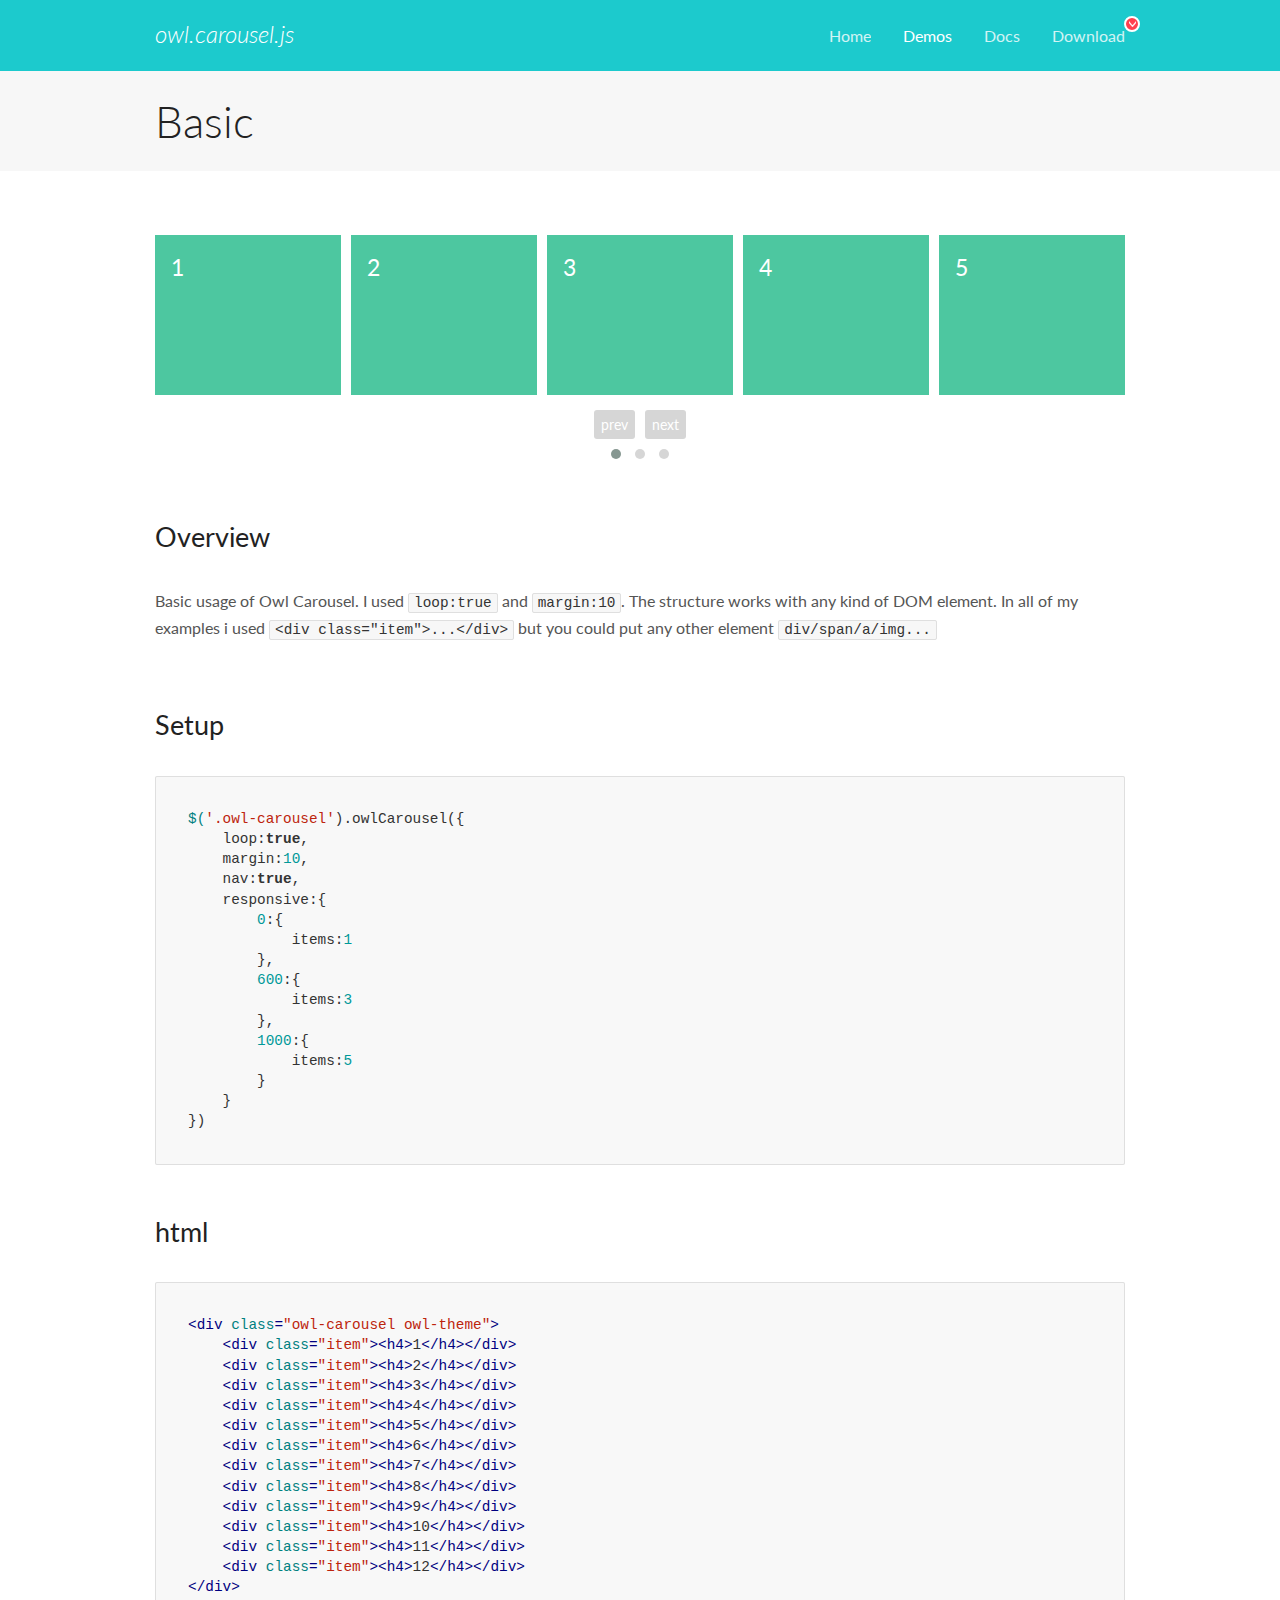
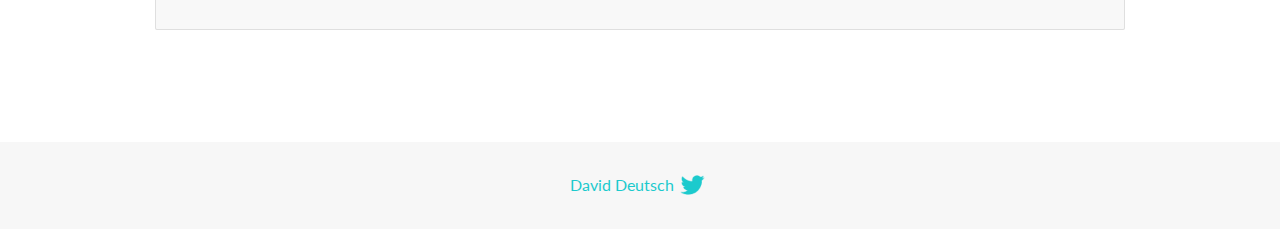
<file: owlcarousel/docs/demos/basic.html>
<!DOCTYPE html>
<html lang="en">
  <head>

    <!-- head -->
    <meta charset="utf-8">
    <meta name="msapplication-tap-highlight" content="no" />
    <meta name="viewport" content="width=device-width, initial-scale=1.0" />
    <meta name="description" content="Basic usage demo">
    <meta name="author" content="David Deutsch">
    <title>
      Basic Demo | Owl Carousel | 2.2.1
    </title>

    <!-- Stylesheets -->
    <link href='https://fonts.googleapis.com/css?family=Lato:300,400,700,400italic,300italic' rel='stylesheet' type='text/css'>
    <link rel="stylesheet" href="../assets/css/docs.theme.min.css">

    <!-- Owl Stylesheets -->
    <link rel="stylesheet" href="../assets/owlcarousel/assets/owl.carousel.min.css">
    <link rel="stylesheet" href="../assets/owlcarousel/assets/owl.theme.default.min.css">

    <!-- HTML5 shim and Respond.js IE8 support of HTML5 elements and media queries -->

    <!--[if lt IE 9]>
      <script src="https://oss.maxcdn.com/libs/html5shiv/3.7.0/html5shiv.js"></script>
      <script src="https://oss.maxcdn.com/libs/respond.js/1.3.0/respond.min.js"></script>
    <![endif]-->

    <!-- Favicons -->
    <link rel="apple-touch-icon-precomposed" sizes="144x144" href="../assets/ico/apple-touch-icon-144-precomposed.png">
    <link rel="shortcut icon" href="../assets/ico/favicon.png">
    <link rel="shortcut icon" href="favicon.ico">

    <!-- Yeah i know js should not be in header. Its required for demos.-->

    <!-- javascript -->
    <script src="../assets/vendors/jquery.min.js"></script>
    <script src="../assets/owlcarousel/owl.carousel.js"></script>
  </head>
  <body>

    <!-- header -->
    <header class="header">
      <div class="row">
        <div class="large-12 columns">
          <div class="brand left">
            <h3>
              <a href="/OwlCarousel2/">owl.carousel.js</a> 
            </h3>
          </div>
          <a id="toggle-nav" class="right">
            <span></span> <span></span> <span></span> 
          </a> 
          <div class="nav-bar">
            <ul class="clearfix">
              <li> <a href="/OwlCarousel2/index.html">Home</a>  </li>
              <li class="active">
                <a href="/OwlCarousel2/demos/demos.html">Demos</a> 
              </li>
              <li> <a href="/OwlCarousel2/docs/started-welcome.html">Docs</a>  </li>
              <li>
                <a href="https://github.com/OwlCarousel2/OwlCarousel2/archive/2.2.1.zip">Download</a> 
                <span class="download"></span> 
              </li>
            </ul>
          </div>
        </div>
      </div>
    </header>

    <!-- title -->
    <section class="title">
      <div class="row">
        <div class="large-12 columns">
          <h1>Basic</h1>
        </div>
      </div>
    </section>

    <!--  Demos -->
    <section id="demos">
      <div class="row">
        <div class="large-12 columns">
          <div class="owl-carousel owl-theme">
            <div class="item">
              <h4>1</h4>
            </div>
            <div class="item">
              <h4>2</h4>
            </div>
            <div class="item">
              <h4>3</h4>
            </div>
            <div class="item">
              <h4>4</h4>
            </div>
            <div class="item">
              <h4>5</h4>
            </div>
            <div class="item">
              <h4>6</h4>
            </div>
            <div class="item">
              <h4>7</h4>
            </div>
            <div class="item">
              <h4>8</h4>
            </div>
            <div class="item">
              <h4>9</h4>
            </div>
            <div class="item">
              <h4>10</h4>
            </div>
            <div class="item">
              <h4>11</h4>
            </div>
            <div class="item">
              <h4>12</h4>
            </div>
          </div>
          <h3 id="overview">Overview</h3>
          <p>Basic usage of Owl Carousel. I used <code>loop:true</code> and <code>margin:10</code>. The structure works with any kind of DOM element. In all of my examples i used <code>&lt;div class=&quot;item&quot;&gt;...&lt;/div&gt;</code> but you could
            put any other element <code>div/span/a/img...</code></p>
          <h3 id="setup">Setup</h3>
          <pre><code>$(&#39;.owl-carousel&#39;).owlCarousel({
    loop:true,
    margin:10,
    nav:true,
    responsive:{
        0:{
            items:1
        },
        600:{
            items:3
        },
        1000:{
            items:5
        }
    }
})</code></pre>
          <h3 id="html">html</h3>
          <pre><code>&lt;div class=&quot;owl-carousel owl-theme&quot;&gt;
    &lt;div class=&quot;item&quot;&gt;&lt;h4&gt;1&lt;/h4&gt;&lt;/div&gt;
    &lt;div class=&quot;item&quot;&gt;&lt;h4&gt;2&lt;/h4&gt;&lt;/div&gt;
    &lt;div class=&quot;item&quot;&gt;&lt;h4&gt;3&lt;/h4&gt;&lt;/div&gt;
    &lt;div class=&quot;item&quot;&gt;&lt;h4&gt;4&lt;/h4&gt;&lt;/div&gt;
    &lt;div class=&quot;item&quot;&gt;&lt;h4&gt;5&lt;/h4&gt;&lt;/div&gt;
    &lt;div class=&quot;item&quot;&gt;&lt;h4&gt;6&lt;/h4&gt;&lt;/div&gt;
    &lt;div class=&quot;item&quot;&gt;&lt;h4&gt;7&lt;/h4&gt;&lt;/div&gt;
    &lt;div class=&quot;item&quot;&gt;&lt;h4&gt;8&lt;/h4&gt;&lt;/div&gt;
    &lt;div class=&quot;item&quot;&gt;&lt;h4&gt;9&lt;/h4&gt;&lt;/div&gt;
    &lt;div class=&quot;item&quot;&gt;&lt;h4&gt;10&lt;/h4&gt;&lt;/div&gt;
    &lt;div class=&quot;item&quot;&gt;&lt;h4&gt;11&lt;/h4&gt;&lt;/div&gt;
    &lt;div class=&quot;item&quot;&gt;&lt;h4&gt;12&lt;/h4&gt;&lt;/div&gt;
&lt;/div&gt;</code></pre>
          <script>
            $(document).ready(function() {
              var owl = $('.owl-carousel');
              owl.owlCarousel({
                margin: 10,
                nav: true,
                loop: true,
                responsive: {
                  0: {
                    items: 1
                  },
                  600: {
                    items: 3
                  },
                  1000: {
                    items: 5
                  }
                }
              })
            })
          </script>
        </div>
      </div>
    </section>

    <!-- footer -->
    <footer class="footer">
      <div class="row">
        <div class="large-12 columns">
          <h5>
            <a href="/OwlCarousel2/docs/support-contact.html">David Deutsch</a> 
            <a id="custom-tweet-button" href="https://twitter.com/share?url=https://github.com/OwlCarousel2/OwlCarousel2&text=Owl Carousel - This is so awesome! " target="_blank"></a> 
          </h5>
        </div>
      </div>
    </footer>

    <!-- vendors -->
    <script src="../assets/vendors/highlight.js"></script>
    <script src="../assets/js/app.js"></script>
  </body>
</html>
</file>
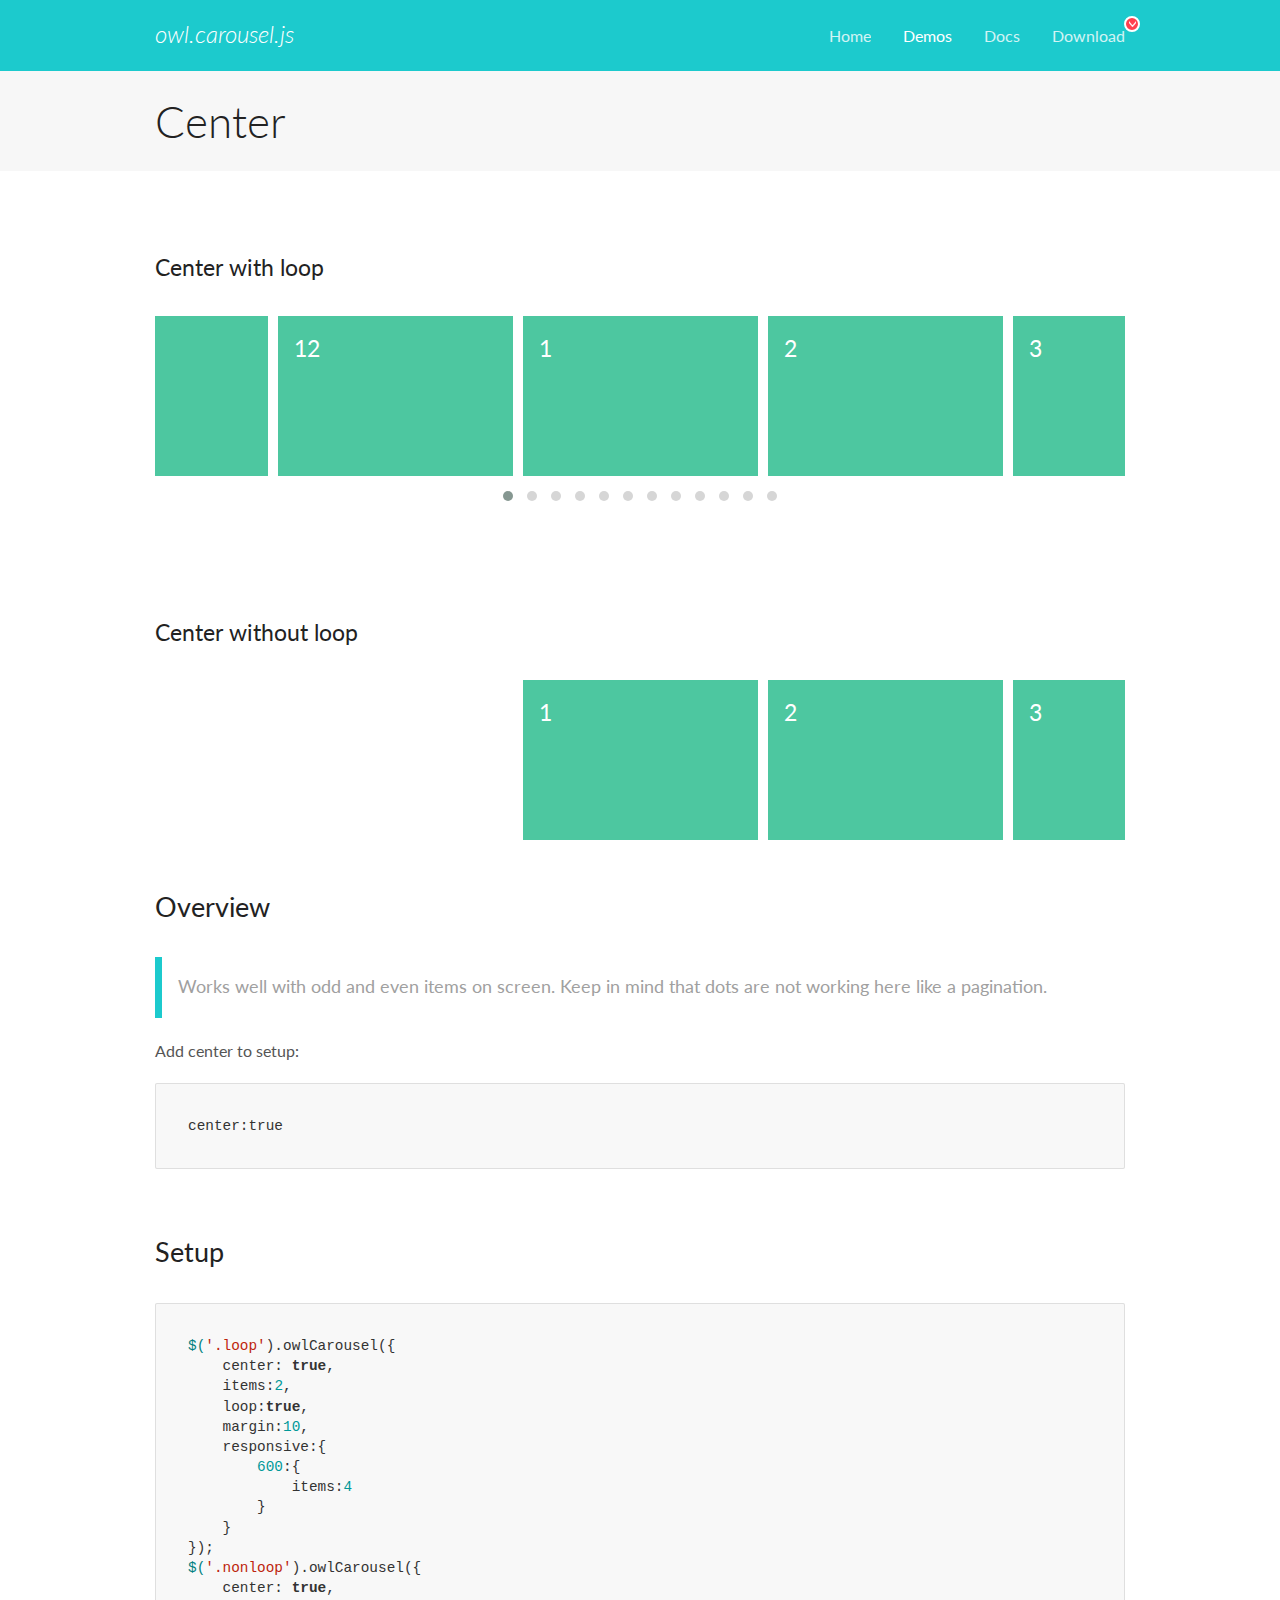
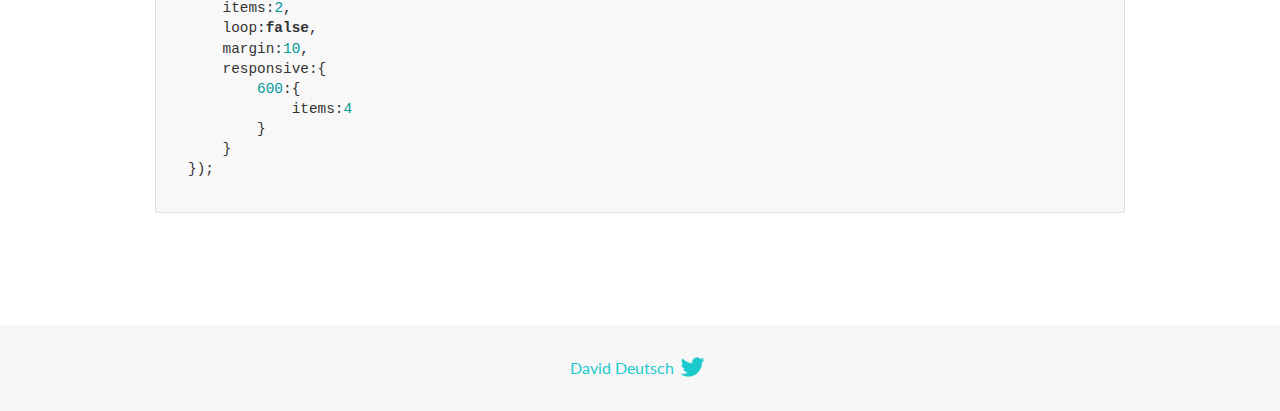
<file: owlcarousel/docs/demos/center.html>
<!DOCTYPE html>
<html lang="en">
  <head>

    <!-- head -->
    <meta charset="utf-8">
    <meta name="msapplication-tap-highlight" content="no" />
    <meta name="viewport" content="width=device-width, initial-scale=1.0" />
    <meta name="description" content="Center carousel">
    <meta name="author" content="David Deutsch">
    <title>
      Center Demo | Owl Carousel | 2.2.1
    </title>

    <!-- Stylesheets -->
    <link href='https://fonts.googleapis.com/css?family=Lato:300,400,700,400italic,300italic' rel='stylesheet' type='text/css'>
    <link rel="stylesheet" href="../assets/css/docs.theme.min.css">

    <!-- Owl Stylesheets -->
    <link rel="stylesheet" href="../assets/owlcarousel/assets/owl.carousel.min.css">
    <link rel="stylesheet" href="../assets/owlcarousel/assets/owl.theme.default.min.css">

    <!-- HTML5 shim and Respond.js IE8 support of HTML5 elements and media queries -->

    <!--[if lt IE 9]>
      <script src="https://oss.maxcdn.com/libs/html5shiv/3.7.0/html5shiv.js"></script>
      <script src="https://oss.maxcdn.com/libs/respond.js/1.3.0/respond.min.js"></script>
    <![endif]-->

    <!-- Favicons -->
    <link rel="apple-touch-icon-precomposed" sizes="144x144" href="../assets/ico/apple-touch-icon-144-precomposed.png">
    <link rel="shortcut icon" href="../assets/ico/favicon.png">
    <link rel="shortcut icon" href="favicon.ico">

    <!-- Yeah i know js should not be in header. Its required for demos.-->

    <!-- javascript -->
    <script src="../assets/vendors/jquery.min.js"></script>
    <script src="../assets/owlcarousel/owl.carousel.js"></script>
  </head>
  <body>

    <!-- header -->
    <header class="header">
      <div class="row">
        <div class="large-12 columns">
          <div class="brand left">
            <h3>
              <a href="/OwlCarousel2/">owl.carousel.js</a> 
            </h3>
          </div>
          <a id="toggle-nav" class="right">
            <span></span> <span></span> <span></span> 
          </a> 
          <div class="nav-bar">
            <ul class="clearfix">
              <li> <a href="/OwlCarousel2/index.html">Home</a>  </li>
              <li class="active">
                <a href="/OwlCarousel2/demos/demos.html">Demos</a> 
              </li>
              <li> <a href="/OwlCarousel2/docs/started-welcome.html">Docs</a>  </li>
              <li>
                <a href="https://github.com/OwlCarousel2/OwlCarousel2/archive/2.2.1.zip">Download</a> 
                <span class="download"></span> 
              </li>
            </ul>
          </div>
        </div>
      </div>
    </header>

    <!-- title -->
    <section class="title">
      <div class="row">
        <div class="large-12 columns">
          <h1>Center</h1>
        </div>
      </div>
    </section>

    <!--  Demos -->
    <section id="demos">
      <div class="row">
        <div class="large-12 columns">
          <h4 id="center-with-loop">Center with loop</h4>
          <div class="loop owl-carousel owl-theme">
            <div class="item">
              <h4>1</h4>
            </div>
            <div class="item">
              <h4>2</h4>
            </div>
            <div class="item">
              <h4>3</h4>
            </div>
            <div class="item">
              <h4>4</h4>
            </div>
            <div class="item">
              <h4>5</h4>
            </div>
            <div class="item">
              <h4>6</h4>
            </div>
            <div class="item">
              <h4>7</h4>
            </div>
            <div class="item">
              <h4>8</h4>
            </div>
            <div class="item">
              <h4>9</h4>
            </div>
            <div class="item">
              <h4>10</h4>
            </div>
            <div class="item">
              <h4>11</h4>
            </div>
            <div class="item">
              <h4>12</h4>
            </div>
          </div>
          <br>
          <h4 id="center-without-loop">Center without loop</h4>
          <div class="nonloop owl-carousel">
            <div class="item">
              <h4>1</h4>
            </div>
            <div class="item">
              <h4>2</h4>
            </div>
            <div class="item">
              <h4>3</h4>
            </div>
            <div class="item">
              <h4>4</h4>
            </div>
            <div class="item">
              <h4>5</h4>
            </div>
            <div class="item">
              <h4>6</h4>
            </div>
            <div class="item">
              <h4>7</h4>
            </div>
            <div class="item">
              <h4>8</h4>
            </div>
            <div class="item">
              <h4>9</h4>
            </div>
            <div class="item">
              <h4>10</h4>
            </div>
            <div class="item">
              <h4>11</h4>
            </div>
            <div class="item">
              <h4>12</h4>
            </div>
          </div>
          <h3 id="overview">Overview</h3>
          <blockquote>
            <p>Works well with odd and even items on screen. Keep in mind that dots are not working here like a pagination.</p>
          </blockquote>
          <p>Add center to setup:</p>
          <pre><code>center:true</code></pre>
          <h3 id="setup">Setup</h3>
          <pre><code>$(&#39;.loop&#39;).owlCarousel({
    center: true,
    items:2,
    loop:true,
    margin:10,
    responsive:{
        600:{
            items:4
        }
    }
});
$(&#39;.nonloop&#39;).owlCarousel({
    center: true,
    items:2,
    loop:false,
    margin:10,
    responsive:{
        600:{
            items:4
        }
    }
});</code></pre>
          <script>
            jQuery(document).ready(function($) {
              $('.loop').owlCarousel({
                center: true,
                items: 2,
                loop: true,
                margin: 10,
                responsive: {
                  600: {
                    items: 4
                  }
                }
              });
              $('.nonloop').owlCarousel({
                center: true,
                items: 2,
                loop: false,
                margin: 10,
                responsive: {
                  600: {
                    items: 4
                  }
                }
              });
            });
          </script>
        </div>
      </div>
    </section>

    <!-- footer -->
    <footer class="footer">
      <div class="row">
        <div class="large-12 columns">
          <h5>
            <a href="/OwlCarousel2/docs/support-contact.html">David Deutsch</a> 
            <a id="custom-tweet-button" href="https://twitter.com/share?url=https://github.com/OwlCarousel2/OwlCarousel2&text=Owl Carousel - This is so awesome! " target="_blank"></a> 
          </h5>
        </div>
      </div>
    </footer>

    <!-- vendors -->
    <script src="../assets/vendors/highlight.js"></script>
    <script src="../assets/js/app.js"></script>
  </body>
</html>
</file>
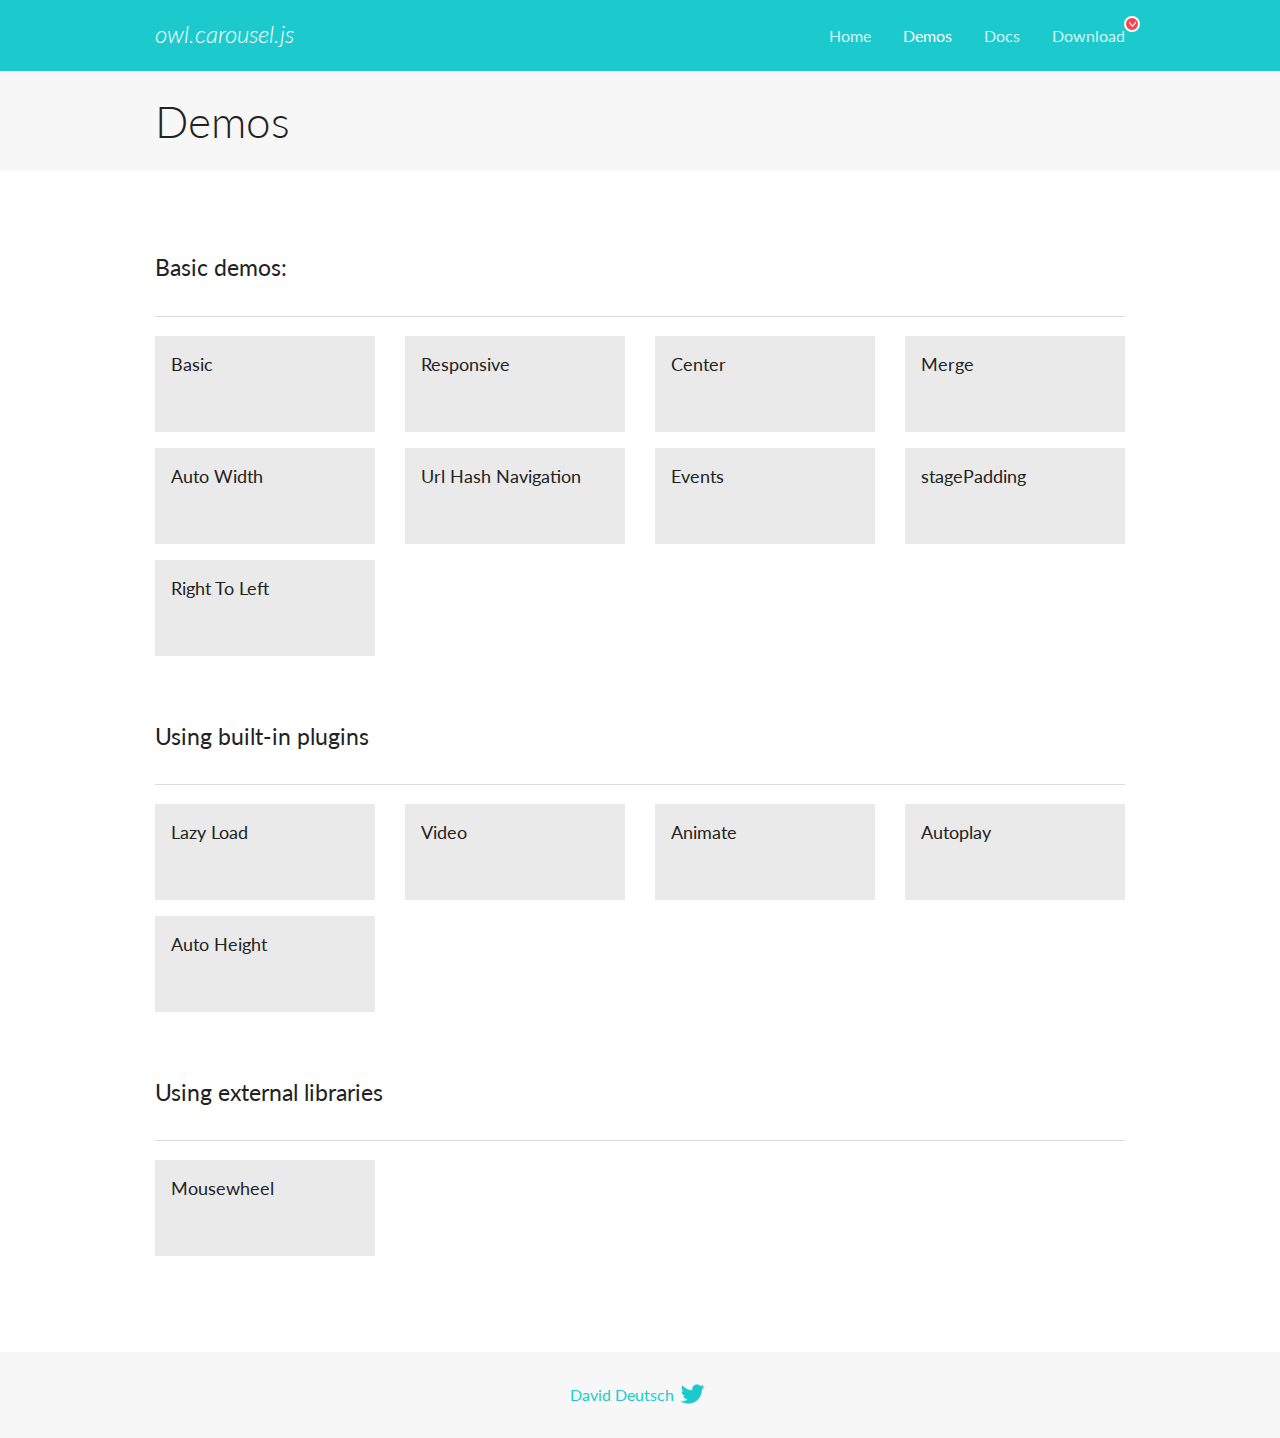
<file: owlcarousel/docs/demos/demos.html>
<!DOCTYPE html>
<html lang="en">
  <head>

    <!-- head -->
    <meta charset="utf-8">
    <meta name="msapplication-tap-highlight" content="no" />
    <meta name="viewport" content="width=device-width, initial-scale=1.0" />
    <meta name="description" content="A list of Owl Carousel examples.">
    <meta name="author" content="David Deutsch">
    <title>
      Demos | Owl Carousel | 2.2.1
    </title>

    <!-- Stylesheets -->
    <link href='https://fonts.googleapis.com/css?family=Lato:300,400,700,400italic,300italic' rel='stylesheet' type='text/css'>
    <link rel="stylesheet" href="../assets/css/docs.theme.min.css">

    <!-- Owl Stylesheets -->
    <link rel="stylesheet" href="../assets/owlcarousel/assets/owl.carousel.min.css">
    <link rel="stylesheet" href="../assets/owlcarousel/assets/owl.theme.default.min.css">

    <!-- HTML5 shim and Respond.js IE8 support of HTML5 elements and media queries -->

    <!--[if lt IE 9]>
      <script src="https://oss.maxcdn.com/libs/html5shiv/3.7.0/html5shiv.js"></script>
      <script src="https://oss.maxcdn.com/libs/respond.js/1.3.0/respond.min.js"></script>
    <![endif]-->

    <!-- Favicons -->
    <link rel="apple-touch-icon-precomposed" sizes="144x144" href="../assets/ico/apple-touch-icon-144-precomposed.png">
    <link rel="shortcut icon" href="../assets/ico/favicon.png">
    <link rel="shortcut icon" href="favicon.ico">

    <!-- Yeah i know js should not be in header. Its required for demos.-->

    <!-- javascript -->
    <script src="../assets/vendors/jquery.min.js"></script>
    <script src="../assets/owlcarousel/owl.carousel.js"></script>
  </head>
  <body>

    <!-- header -->
    <header class="header">
      <div class="row">
        <div class="large-12 columns">
          <div class="brand left">
            <h3>
              <a href="/OwlCarousel2/">owl.carousel.js</a> 
            </h3>
          </div>
          <a id="toggle-nav" class="right">
            <span></span> <span></span> <span></span> 
          </a> 
          <div class="nav-bar">
            <ul class="clearfix">
              <li> <a href="/OwlCarousel2/index.html">Home</a>  </li>
              <li class="active">
                <a href="/OwlCarousel2/demos/demos.html">Demos</a> 
              </li>
              <li> <a href="/OwlCarousel2/docs/started-welcome.html">Docs</a>  </li>
              <li>
                <a href="https://github.com/OwlCarousel2/OwlCarousel2/archive/2.2.1.zip">Download</a> 
                <span class="download"></span> 
              </li>
            </ul>
          </div>
        </div>
      </div>
    </header>

    <!-- title -->
    <section class="title">
      <div class="row">
        <div class="large-12 columns">
          <h1>Demos</h1>
        </div>
      </div>
    </section>

    <!--  Demos -->
    <section id="demos">
      <div class="row">
        <div class="large-12 columns">
          <h4 id="basic-demos-">Basic demos:</h4>
          <hr>
          <div class="demo-list">
            <div class="row">
              <div class="small-6 medium-4 large-3 columns">
                <a href="basic.html" class="demo-block">
                  <h5>Basic </h5>
                </a> 
              </div>
              <div class="small-6 medium-4 large-3 columns">
                <a href="responsive.html" class="demo-block">
                  <h5>Responsive </h5>
                </a> 
              </div>
              <div class="small-6 medium-4 large-3 columns">
                <a href="center.html" class="demo-block">
                  <h5>Center </h5>
                </a> 
              </div>
              <div class="small-6 medium-4 large-3 columns">
                <a href="merge.html" class="demo-block">
                  <h5>Merge </h5>
                </a> 
              </div>
              <div class="small-6 medium-4 large-3 columns">
                <a href="autowidth.html" class="demo-block">
                  <h5>Auto Width </h5>
                </a> 
              </div>
              <div class="small-6 medium-4 large-3 columns">
                <a href="urlhashnav.html" class="demo-block">
                  <h5>Url Hash Navigation </h5>
                </a> 
              </div>
              <div class="small-6 medium-4 large-3 columns">
                <a href="events.html" class="demo-block">
                  <h5>Events </h5>
                </a> 
              </div>
              <div class="small-6 medium-4 large-3 columns">
                <a href="stagepadding.html" class="demo-block">
                  <h5>stagePadding </h5>
                </a> 
              </div>
              <div class="small-6 medium-4 large-3 columns">
                <a href="rtl.html" class="demo-block">
                  <h5>Right To Left </h5>
                </a> 
              </div>
            </div>
          </div>
          <h4 id="using-built-in-plugins">Using built-in plugins</h4>
          <hr>
          <div class="demo-list">
            <div class="row">
              <div class="small-6 medium-4 large-3 columns">
                <a href="lazyLoad.html" class="demo-block">
                  <h5>Lazy Load </h5>
                </a> 
              </div>
              <div class="small-6 medium-4 large-3 columns">
                <a href="video.html" class="demo-block">
                  <h5>Video </h5>
                </a> 
              </div>
              <div class="small-6 medium-4 large-3 columns">
                <a href="animate.html" class="demo-block">
                  <h5>Animate </h5>
                </a> 
              </div>
              <div class="small-6 medium-4 large-3 columns">
                <a href="autoplay.html" class="demo-block">
                  <h5>Autoplay </h5>
                </a> 
              </div>
              <div class="small-6 medium-4 large-3 columns">
                <a href="autoheight.html" class="demo-block">
                  <h5>Auto Height </h5>
                </a> 
              </div>
            </div>
          </div>
          <h4 id="using-external-libraries">Using external libraries</h4>
          <hr>
          <div class="demo-list">
            <div class="row">
              <div class="small-6 medium-4 large-3 columns">
                <a href="mousewheel.html" class="demo-block">
                  <h5>Mousewheel </h5>
                </a> 
              </div>
            </div>
          </div>
        </div>
      </div>
    </section>

    <!-- footer -->
    <footer class="footer">
      <div class="row">
        <div class="large-12 columns">
          <h5>
            <a href="/OwlCarousel2/docs/support-contact.html">David Deutsch</a> 
            <a id="custom-tweet-button" href="https://twitter.com/share?url=https://github.com/OwlCarousel2/OwlCarousel2&text=Owl Carousel - This is so awesome! " target="_blank"></a> 
          </h5>
        </div>
      </div>
    </footer>

    <!-- vendors -->
    <script src="../assets/vendors/highlight.js"></script>
    <script src="../assets/js/app.js"></script>
  </body>
</html>
</file>
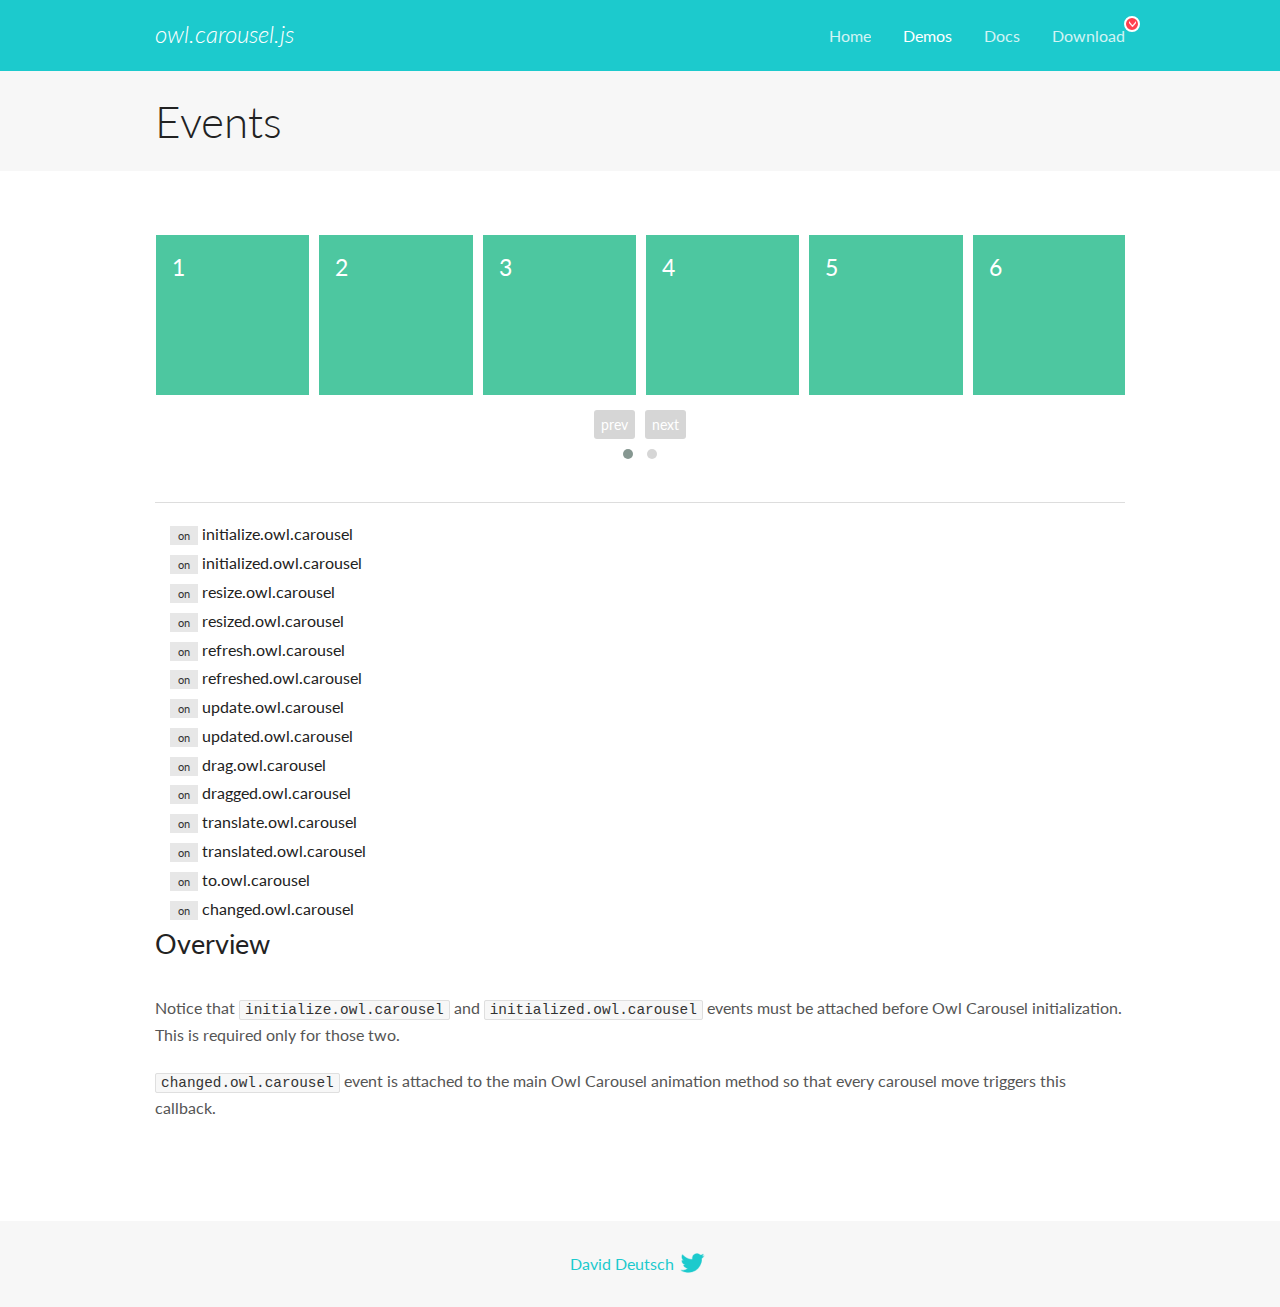
<file: owlcarousel/docs/demos/events.html>
<!DOCTYPE html>
<html lang="en">
  <head>

    <!-- head -->
    <meta charset="utf-8">
    <meta name="msapplication-tap-highlight" content="no" />
    <meta name="viewport" content="width=device-width, initial-scale=1.0" />
    <meta name="description" content="Events usage demo">
    <meta name="author" content="David Deutsch">
    <title>
      Events Demo | Owl Carousel | 2.2.1
    </title>

    <!-- Stylesheets -->
    <link href='https://fonts.googleapis.com/css?family=Lato:300,400,700,400italic,300italic' rel='stylesheet' type='text/css'>
    <link rel="stylesheet" href="../assets/css/docs.theme.min.css">

    <!-- Owl Stylesheets -->
    <link rel="stylesheet" href="../assets/owlcarousel/assets/owl.carousel.min.css">
    <link rel="stylesheet" href="../assets/owlcarousel/assets/owl.theme.default.min.css">

    <!-- HTML5 shim and Respond.js IE8 support of HTML5 elements and media queries -->

    <!--[if lt IE 9]>
      <script src="https://oss.maxcdn.com/libs/html5shiv/3.7.0/html5shiv.js"></script>
      <script src="https://oss.maxcdn.com/libs/respond.js/1.3.0/respond.min.js"></script>
    <![endif]-->

    <!-- Favicons -->
    <link rel="apple-touch-icon-precomposed" sizes="144x144" href="../assets/ico/apple-touch-icon-144-precomposed.png">
    <link rel="shortcut icon" href="../assets/ico/favicon.png">
    <link rel="shortcut icon" href="favicon.ico">

    <!-- Yeah i know js should not be in header. Its required for demos.-->

    <!-- javascript -->
    <script src="../assets/vendors/jquery.min.js"></script>
    <script src="../assets/owlcarousel/owl.carousel.js"></script>
  </head>
  <body>

    <!-- header -->
    <header class="header">
      <div class="row">
        <div class="large-12 columns">
          <div class="brand left">
            <h3>
              <a href="/OwlCarousel2/">owl.carousel.js</a> 
            </h3>
          </div>
          <a id="toggle-nav" class="right">
            <span></span> <span></span> <span></span> 
          </a> 
          <div class="nav-bar">
            <ul class="clearfix">
              <li> <a href="/OwlCarousel2/index.html">Home</a>  </li>
              <li class="active">
                <a href="/OwlCarousel2/demos/demos.html">Demos</a> 
              </li>
              <li> <a href="/OwlCarousel2/docs/started-welcome.html">Docs</a>  </li>
              <li>
                <a href="https://github.com/OwlCarousel2/OwlCarousel2/archive/2.2.1.zip">Download</a> 
                <span class="download"></span> 
              </li>
            </ul>
          </div>
        </div>
      </div>
    </header>

    <!-- title -->
    <section class="title">
      <div class="row">
        <div class="large-12 columns">
          <h1>Events</h1>
        </div>
      </div>
    </section>

    <!--  Demos -->
    <section id="demos">
      <div class="row">
        <div class="large-12 columns">
          <div class="owl-carousel owl-theme">
            <div class="item">
              <h4>1</h4>
            </div>
            <div class="item">
              <h4>2</h4>
            </div>
            <div class="item">
              <h4>3</h4>
            </div>
            <div class="item">
              <h4>4</h4>
            </div>
            <div class="item">
              <h4>5</h4>
            </div>
            <div class="item">
              <h4>6</h4>
            </div>
            <div class="item">
              <h4>7</h4>
            </div>
            <div class="item">
              <h4>8</h4>
            </div>
            <div class="item">
              <h4>9</h4>
            </div>
            <div class="item">
              <h4>10</h4>
            </div>
            <div class="item">
              <h4>11</h4>
            </div>
            <div class="item">
              <h4>12</h4>
            </div>
          </div>
          <hr>
          <div class="large-12 columns callbacks">
            <div><span class="label secondary initialize">on</span>  initialize.owl.carousel </div>
            <div><span class="label secondary initialized">on</span>  initialized.owl.carousel </div>
            <div><span class="label secondary resize">on</span>  resize.owl.carousel </div>
            <div><span class="label secondary resized">on</span>  resized.owl.carousel </div>
            <div><span class="label secondary refresh">on</span>  refresh.owl.carousel </div>
            <div><span class="label secondary refreshed">on</span>  refreshed.owl.carousel </div>
            <div><span class="label secondary update">on</span>  update.owl.carousel </div>
            <div><span class="label secondary updated">on</span>  updated.owl.carousel </div>
            <div><span class="label secondary drag">on</span>  drag.owl.carousel </div>
            <div><span class="label secondary dragged">on</span>  dragged.owl.carousel </div>
            <div><span class="label secondary translate">on</span>  translate.owl.carousel </div>
            <div><span class="label secondary translated">on</span>  translated.owl.carousel </div>
            <div><span class="label secondary to">on</span>  to.owl.carousel </div>
            <div><span class="label secondary changed">on</span>  changed.owl.carousel </div>
          </div>
          <h3 id="overview">Overview</h3>
          <p>Notice that <code>initialize.owl.carousel</code> and <code>initialized.owl.carousel</code> events must be attached before Owl Carousel initialization. This is required only for those two.</p>
          <p><code>changed.owl.carousel</code> event is attached to the main Owl Carousel animation method so that every carousel move triggers this callback.</p>
          <script>
            jQuery(document).ready(function($) {
              var owl = $('.owl-carousel');
              owl.on('initialize.owl.carousel initialized.owl.carousel ' +
                'initialize.owl.carousel initialize.owl.carousel ' +
                'resize.owl.carousel resized.owl.carousel ' +
                'refresh.owl.carousel refreshed.owl.carousel ' +
                'update.owl.carousel updated.owl.carousel ' +
                'drag.owl.carousel dragged.owl.carousel ' +
                'translate.owl.carousel translated.owl.carousel ' +
                'to.owl.carousel changed.owl.carousel',
                function(e) {
                  $('.' + e.type)
                    .removeClass('secondary')
                    .addClass('success');
                  window.setTimeout(function() {
                    $('.' + e.type)
                      .removeClass('success')
                      .addClass('secondary');
                  }, 500);
                });
              owl.owlCarousel({
                loop: true,
                nav: true,
                lazyLoad: true,
                margin: 10,
                video: true,
                responsive: {
                  0: {
                    items: 1
                  },
                  600: {
                    items: 3
                  },
                  960: {
                    items: 5,
                  },
                  1200: {
                    items: 6
                  }
                }
              });
            });
          </script>
        </div>
      </div>
    </section>

    <!-- footer -->
    <footer class="footer">
      <div class="row">
        <div class="large-12 columns">
          <h5>
            <a href="/OwlCarousel2/docs/support-contact.html">David Deutsch</a> 
            <a id="custom-tweet-button" href="https://twitter.com/share?url=https://github.com/OwlCarousel2/OwlCarousel2&text=Owl Carousel - This is so awesome! " target="_blank"></a> 
          </h5>
        </div>
      </div>
    </footer>

    <!-- vendors -->
    <script src="../assets/vendors/highlight.js"></script>
    <script src="../assets/js/app.js"></script>
  </body>
</html>
</file>
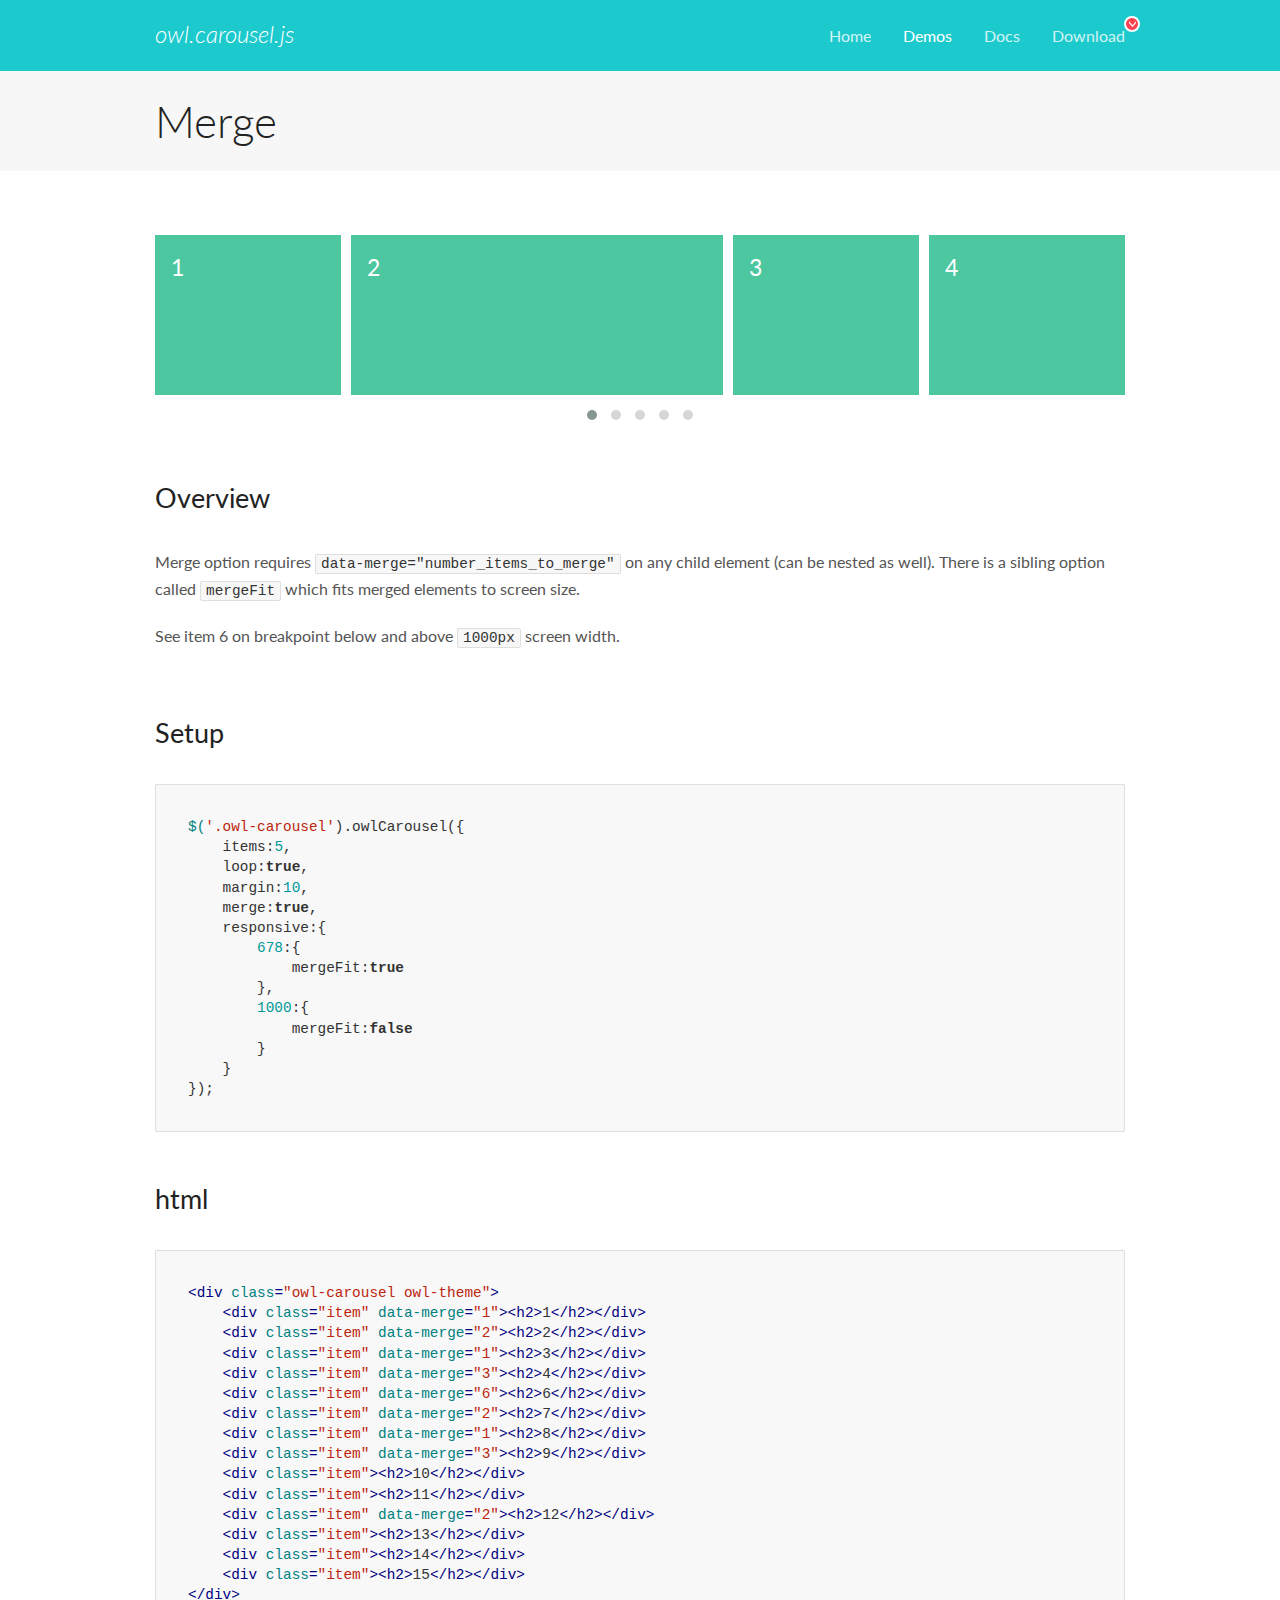
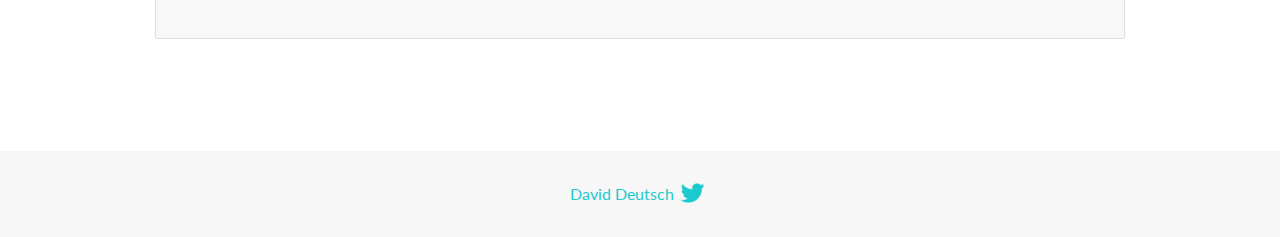
<file: owlcarousel/docs/demos/merge.html>
<!DOCTYPE html>
<html lang="en">
  <head>

    <!-- head -->
    <meta charset="utf-8">
    <meta name="msapplication-tap-highlight" content="no" />
    <meta name="viewport" content="width=device-width, initial-scale=1.0" />
    <meta name="description" content="Merge Items">
    <meta name="author" content="David Deutsch">
    <title>
      Merge Demo | Owl Carousel | 2.2.1
    </title>

    <!-- Stylesheets -->
    <link href='https://fonts.googleapis.com/css?family=Lato:300,400,700,400italic,300italic' rel='stylesheet' type='text/css'>
    <link rel="stylesheet" href="../assets/css/docs.theme.min.css">

    <!-- Owl Stylesheets -->
    <link rel="stylesheet" href="../assets/owlcarousel/assets/owl.carousel.min.css">
    <link rel="stylesheet" href="../assets/owlcarousel/assets/owl.theme.default.min.css">

    <!-- HTML5 shim and Respond.js IE8 support of HTML5 elements and media queries -->

    <!--[if lt IE 9]>
      <script src="https://oss.maxcdn.com/libs/html5shiv/3.7.0/html5shiv.js"></script>
      <script src="https://oss.maxcdn.com/libs/respond.js/1.3.0/respond.min.js"></script>
    <![endif]-->

    <!-- Favicons -->
    <link rel="apple-touch-icon-precomposed" sizes="144x144" href="../assets/ico/apple-touch-icon-144-precomposed.png">
    <link rel="shortcut icon" href="../assets/ico/favicon.png">
    <link rel="shortcut icon" href="favicon.ico">

    <!-- Yeah i know js should not be in header. Its required for demos.-->

    <!-- javascript -->
    <script src="../assets/vendors/jquery.min.js"></script>
    <script src="../assets/owlcarousel/owl.carousel.js"></script>
  </head>
  <body>

    <!-- header -->
    <header class="header">
      <div class="row">
        <div class="large-12 columns">
          <div class="brand left">
            <h3>
              <a href="/OwlCarousel2/">owl.carousel.js</a> 
            </h3>
          </div>
          <a id="toggle-nav" class="right">
            <span></span> <span></span> <span></span> 
          </a> 
          <div class="nav-bar">
            <ul class="clearfix">
              <li> <a href="/OwlCarousel2/index.html">Home</a>  </li>
              <li class="active">
                <a href="/OwlCarousel2/demos/demos.html">Demos</a> 
              </li>
              <li> <a href="/OwlCarousel2/docs/started-welcome.html">Docs</a>  </li>
              <li>
                <a href="https://github.com/OwlCarousel2/OwlCarousel2/archive/2.2.1.zip">Download</a> 
                <span class="download"></span> 
              </li>
            </ul>
          </div>
        </div>
      </div>
    </header>

    <!-- title -->
    <section class="title">
      <div class="row">
        <div class="large-12 columns">
          <h1>Merge</h1>
        </div>
      </div>
    </section>

    <!--  Demos -->
    <section id="demos">
      <div class="row">
        <div class="large-12 columns">
          <div class="owl-carousel owl-theme">
            <div class="item" data-merge="1">
              <h4>1</h4>
            </div>
            <div class="item" data-merge="2">
              <h4>2</h4>
            </div>
            <div class="item" data-merge="1">
              <h4>3</h4>
            </div>
            <div class="item" data-merge="3">
              <h4>4</h4>
            </div>
            <div class="item" data-merge="6">
              <h4>6</h4>
            </div>
            <div class="item" data-merge="2">
              <h4>7</h4>
            </div>
            <div class="item" data-merge="1">
              <h4>8</h4>
            </div>
            <div class="item" data-merge="3">
              <h4>9</h4>
            </div>
            <div class="item">
              <h4>10</h4>
            </div>
            <div class="item">
              <h4>11</h4>
            </div>
            <div class="item" data-merge="2">
              <h4>12</h4>
            </div>
            <div class="item">
              <h4>13</h4>
            </div>
            <div class="item">
              <h4>14</h4>
            </div>
            <div class="item">
              <h4>15</h4>
            </div>
          </div>
          <h3 id="overview">Overview</h3>
          <p>Merge option requires <code>data-merge=&quot;number_items_to_merge&quot;</code> on any child element (can be nested as well). There is a sibling option called <code>mergeFit</code> which fits merged elements to screen size. </p>
          <p>See item 6 on breakpoint below and above <code>1000px</code> screen width.</p>
          <h3 id="setup">Setup</h3>
          <pre><code>$(&#39;.owl-carousel&#39;).owlCarousel({
    items:5,
    loop:true,
    margin:10,
    merge:true,
    responsive:{
        678:{
            mergeFit:true
        },
        1000:{
            mergeFit:false
        }
    }
});</code></pre>
          <h3 id="html">html</h3>
          <pre><code>&lt;div class=&quot;owl-carousel owl-theme&quot;&gt;
    &lt;div class=&quot;item&quot; data-merge=&quot;1&quot;&gt;&lt;h2&gt;1&lt;/h2&gt;&lt;/div&gt;
    &lt;div class=&quot;item&quot; data-merge=&quot;2&quot;&gt;&lt;h2&gt;2&lt;/h2&gt;&lt;/div&gt;
    &lt;div class=&quot;item&quot; data-merge=&quot;1&quot;&gt;&lt;h2&gt;3&lt;/h2&gt;&lt;/div&gt;
    &lt;div class=&quot;item&quot; data-merge=&quot;3&quot;&gt;&lt;h2&gt;4&lt;/h2&gt;&lt;/div&gt;
    &lt;div class=&quot;item&quot; data-merge=&quot;6&quot;&gt;&lt;h2&gt;6&lt;/h2&gt;&lt;/div&gt;
    &lt;div class=&quot;item&quot; data-merge=&quot;2&quot;&gt;&lt;h2&gt;7&lt;/h2&gt;&lt;/div&gt;
    &lt;div class=&quot;item&quot; data-merge=&quot;1&quot;&gt;&lt;h2&gt;8&lt;/h2&gt;&lt;/div&gt;
    &lt;div class=&quot;item&quot; data-merge=&quot;3&quot;&gt;&lt;h2&gt;9&lt;/h2&gt;&lt;/div&gt;
    &lt;div class=&quot;item&quot;&gt;&lt;h2&gt;10&lt;/h2&gt;&lt;/div&gt;
    &lt;div class=&quot;item&quot;&gt;&lt;h2&gt;11&lt;/h2&gt;&lt;/div&gt;
    &lt;div class=&quot;item&quot; data-merge=&quot;2&quot;&gt;&lt;h2&gt;12&lt;/h2&gt;&lt;/div&gt;
    &lt;div class=&quot;item&quot;&gt;&lt;h2&gt;13&lt;/h2&gt;&lt;/div&gt;
    &lt;div class=&quot;item&quot;&gt;&lt;h2&gt;14&lt;/h2&gt;&lt;/div&gt;
    &lt;div class=&quot;item&quot;&gt;&lt;h2&gt;15&lt;/h2&gt;&lt;/div&gt;
&lt;/div&gt;</code></pre>
          <script>
            $(document).ready(function() {
              $('.owl-carousel').owlCarousel({
                items: 5,
                loop: true,
                margin: 10,
                merge: true,
                responsive: {
                  678: {
                    mergeFit: true
                  },
                  1000: {
                    mergeFit: false
                  }
                }
              });
            })
          </script>
        </div>
      </div>
    </section>

    <!-- footer -->
    <footer class="footer">
      <div class="row">
        <div class="large-12 columns">
          <h5>
            <a href="/OwlCarousel2/docs/support-contact.html">David Deutsch</a> 
            <a id="custom-tweet-button" href="https://twitter.com/share?url=https://github.com/OwlCarousel2/OwlCarousel2&text=Owl Carousel - This is so awesome! " target="_blank"></a> 
          </h5>
        </div>
      </div>
    </footer>

    <!-- vendors -->
    <script src="../assets/vendors/highlight.js"></script>
    <script src="../assets/js/app.js"></script>
  </body>
</html>
</file>
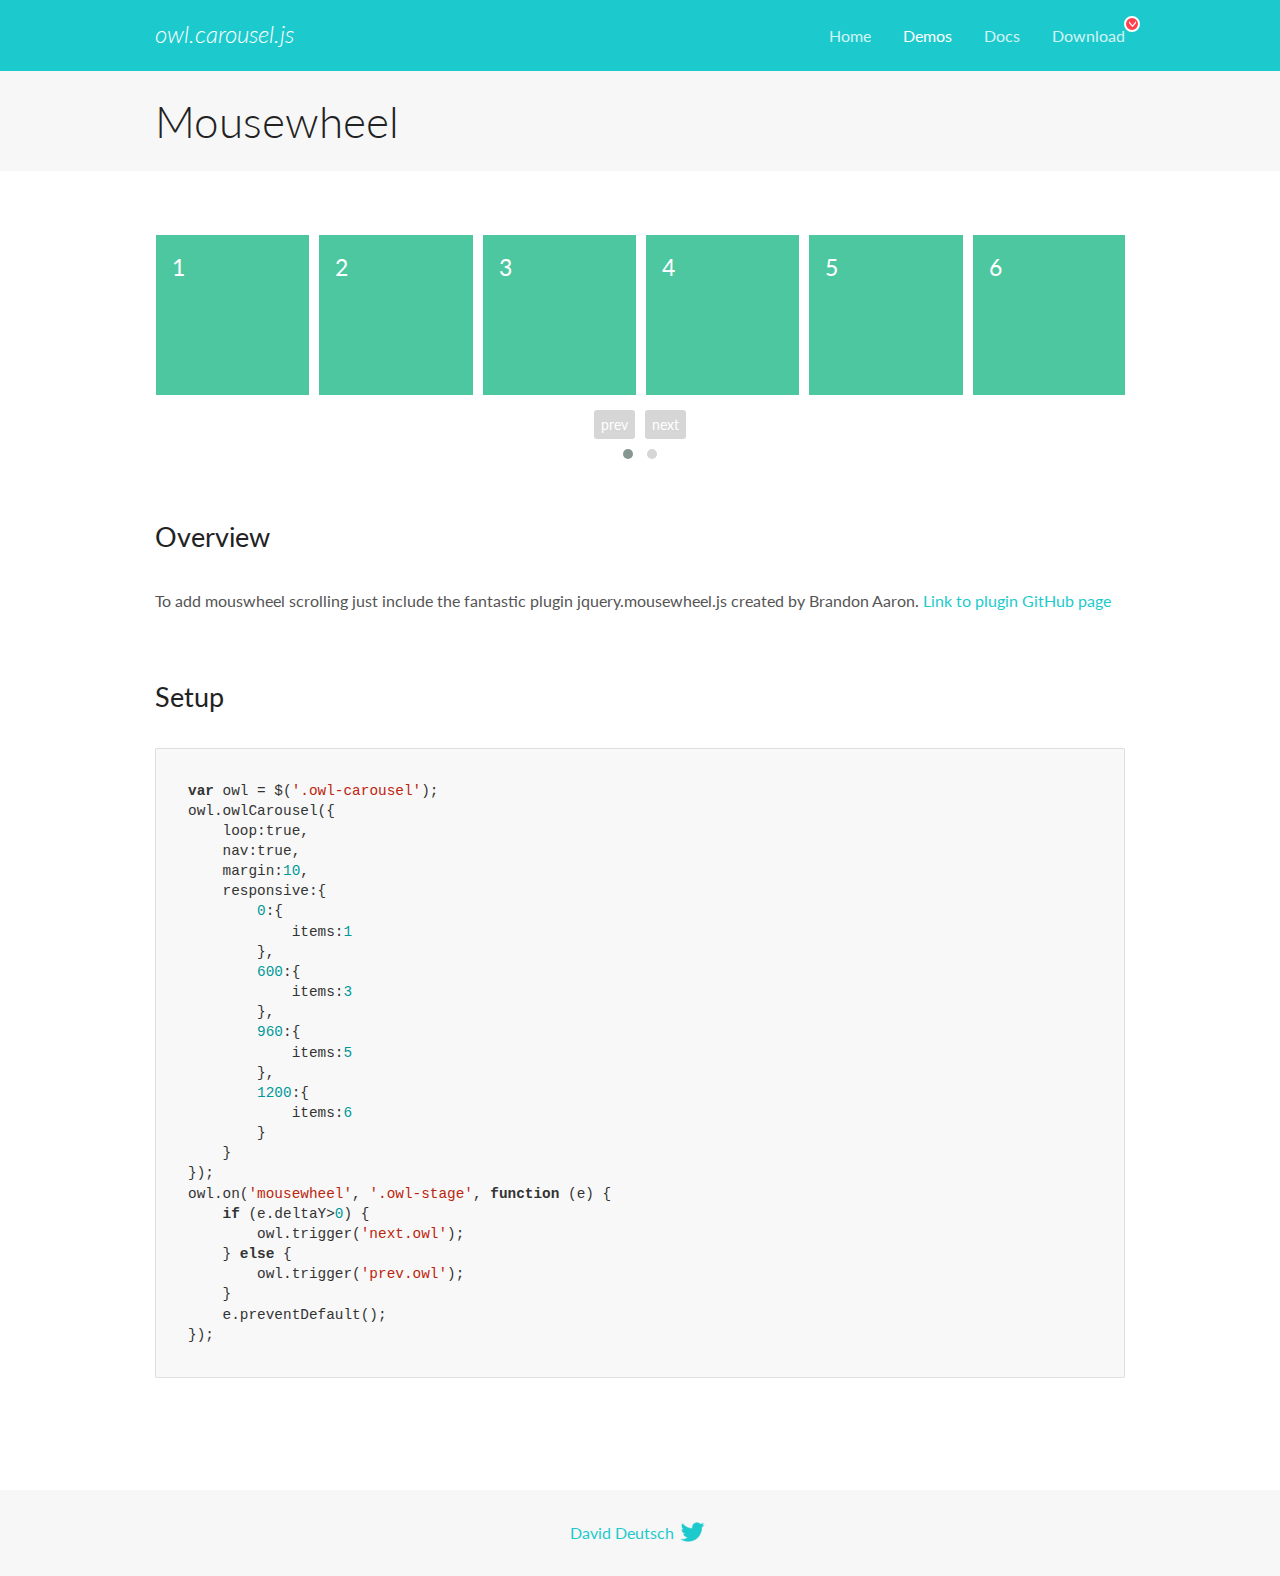
<file: owlcarousel/docs/demos/mousewheel.html>
<!DOCTYPE html>
<html lang="en">
  <head>

    <!-- head -->
    <meta charset="utf-8">
    <meta name="msapplication-tap-highlight" content="no" />
    <meta name="viewport" content="width=device-width, initial-scale=1.0" />
    <meta name="description" content="Mousewheel usage demo">
    <meta name="author" content="David Deutsch">
    <title>
      Mousewheel Demo | Owl Carousel | 2.2.1
    </title>

    <!-- Stylesheets -->
    <link href='https://fonts.googleapis.com/css?family=Lato:300,400,700,400italic,300italic' rel='stylesheet' type='text/css'>
    <link rel="stylesheet" href="../assets/css/docs.theme.min.css">

    <!-- Owl Stylesheets -->
    <link rel="stylesheet" href="../assets/owlcarousel/assets/owl.carousel.min.css">
    <link rel="stylesheet" href="../assets/owlcarousel/assets/owl.theme.default.min.css">

    <!-- HTML5 shim and Respond.js IE8 support of HTML5 elements and media queries -->

    <!--[if lt IE 9]>
      <script src="https://oss.maxcdn.com/libs/html5shiv/3.7.0/html5shiv.js"></script>
      <script src="https://oss.maxcdn.com/libs/respond.js/1.3.0/respond.min.js"></script>
    <![endif]-->

    <!-- Favicons -->
    <link rel="apple-touch-icon-precomposed" sizes="144x144" href="../assets/ico/apple-touch-icon-144-precomposed.png">
    <link rel="shortcut icon" href="../assets/ico/favicon.png">
    <link rel="shortcut icon" href="favicon.ico">

    <!-- Yeah i know js should not be in header. Its required for demos.-->

    <!-- javascript -->
    <script src="../assets/vendors/jquery.min.js"></script>
    <script src="../assets/owlcarousel/owl.carousel.js"></script>
  </head>
  <body>

    <!-- header -->
    <header class="header">
      <div class="row">
        <div class="large-12 columns">
          <div class="brand left">
            <h3>
              <a href="/OwlCarousel2/">owl.carousel.js</a> 
            </h3>
          </div>
          <a id="toggle-nav" class="right">
            <span></span> <span></span> <span></span> 
          </a> 
          <div class="nav-bar">
            <ul class="clearfix">
              <li> <a href="/OwlCarousel2/index.html">Home</a>  </li>
              <li class="active">
                <a href="/OwlCarousel2/demos/demos.html">Demos</a> 
              </li>
              <li> <a href="/OwlCarousel2/docs/started-welcome.html">Docs</a>  </li>
              <li>
                <a href="https://github.com/OwlCarousel2/OwlCarousel2/archive/2.2.1.zip">Download</a> 
                <span class="download"></span> 
              </li>
            </ul>
          </div>
        </div>
      </div>
    </header>

    <!-- title -->
    <section class="title">
      <div class="row">
        <div class="large-12 columns">
          <h1>Mousewheel</h1>
        </div>
      </div>
    </section>

    <!--  Demos -->
    <section id="demos">
      <div class="row">
        <div class="large-12 columns">
          <div class="owl-carousel owl-theme">
            <div class="item">
              <h4>1</h4>
            </div>
            <div class="item">
              <h4>2</h4>
            </div>
            <div class="item">
              <h4>3</h4>
            </div>
            <div class="item">
              <h4>4</h4>
            </div>
            <div class="item">
              <h4>5</h4>
            </div>
            <div class="item">
              <h4>6</h4>
            </div>
            <div class="item">
              <h4>7</h4>
            </div>
            <div class="item">
              <h4>8</h4>
            </div>
            <div class="item">
              <h4>9</h4>
            </div>
            <div class="item">
              <h4>10</h4>
            </div>
            <div class="item">
              <h4>11</h4>
            </div>
            <div class="item">
              <h4>12</h4>
            </div>
          </div>
          <h3 id="overview">Overview</h3>
          <p>To add mouswheel scrolling just include the fantastic plugin jquery.mousewheel.js created by Brandon Aaron.
            <a href="https://github.com/brandonaaron/jquery-mousewheel">Link to plugin GitHub page</a> 
          </p>
          <h3 id="setup">Setup</h3>
          <pre><code>var owl = $(&#39;.owl-carousel&#39;);
owl.owlCarousel({
    loop:true,
    nav:true,
    margin:10,
    responsive:{
        0:{
            items:1
        },
        600:{
            items:3
        },            
        960:{
            items:5
        },
        1200:{
            items:6
        }
    }
});
owl.on(&#39;mousewheel&#39;, &#39;.owl-stage&#39;, function (e) {
    if (e.deltaY&gt;0) {
        owl.trigger(&#39;next.owl&#39;);
    } else {
        owl.trigger(&#39;prev.owl&#39;);
    }
    e.preventDefault();
});</code></pre>
          <script src="../assets/vendors/jquery.mousewheel.min.js"></script>
          <script>
            $(document).ready(function() {
              var owl = $('.owl-carousel');
              owl.owlCarousel({
                loop: true,
                nav: true,
                margin: 10,
                responsive: {
                  0: {
                    items: 1
                  },
                  600: {
                    items: 3
                  },
                  960: {
                    items: 5
                  },
                  1200: {
                    items: 6
                  }
                }
              });
              owl.on('mousewheel', '.owl-stage', function(e) {
                if (e.deltaY > 0) {
                  owl.trigger('next.owl');
                } else {
                  owl.trigger('prev.owl');
                }
                e.preventDefault();
              });
            })
          </script>
        </div>
      </div>
    </section>

    <!-- footer -->
    <footer class="footer">
      <div class="row">
        <div class="large-12 columns">
          <h5>
            <a href="/OwlCarousel2/docs/support-contact.html">David Deutsch</a> 
            <a id="custom-tweet-button" href="https://twitter.com/share?url=https://github.com/OwlCarousel2/OwlCarousel2&text=Owl Carousel - This is so awesome! " target="_blank"></a> 
          </h5>
        </div>
      </div>
    </footer>

    <!-- vendors -->
    <script src="../assets/vendors/highlight.js"></script>
    <script src="../assets/js/app.js"></script>
  </body>
</html>
</file>
